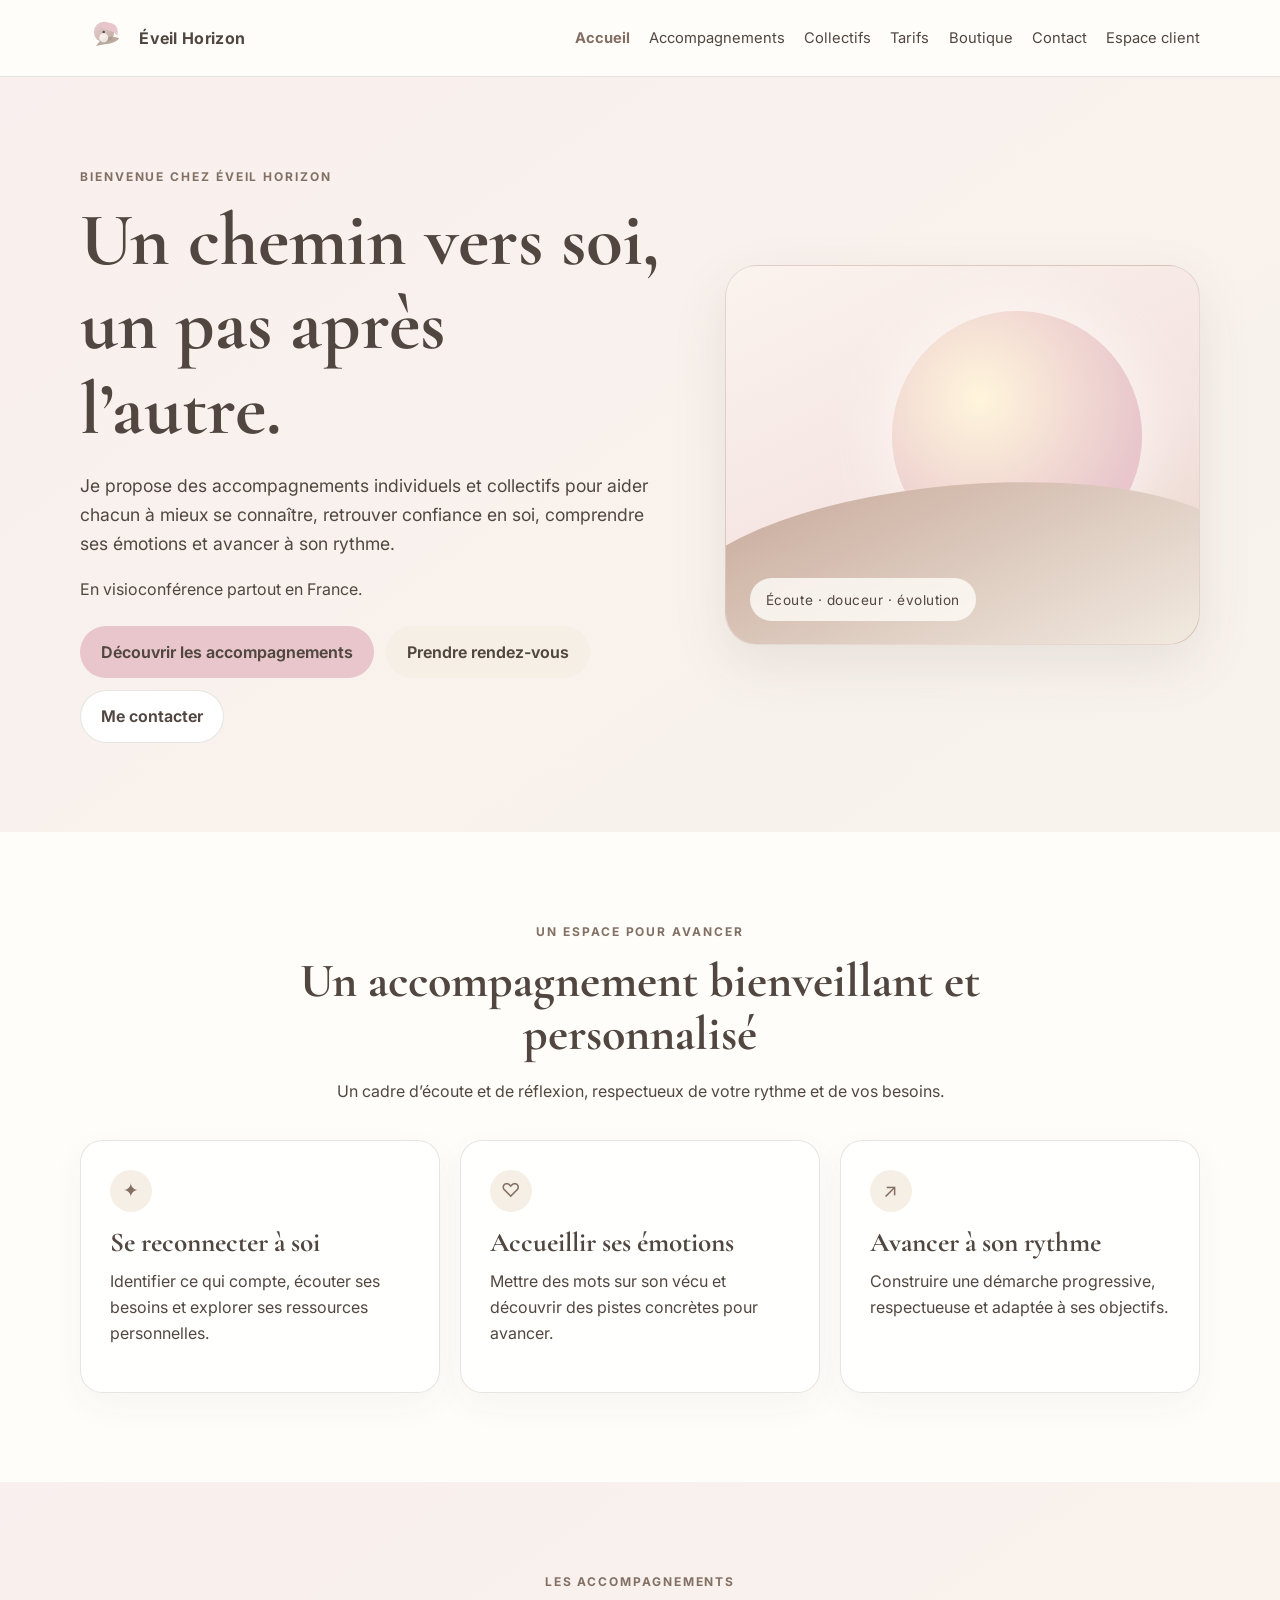
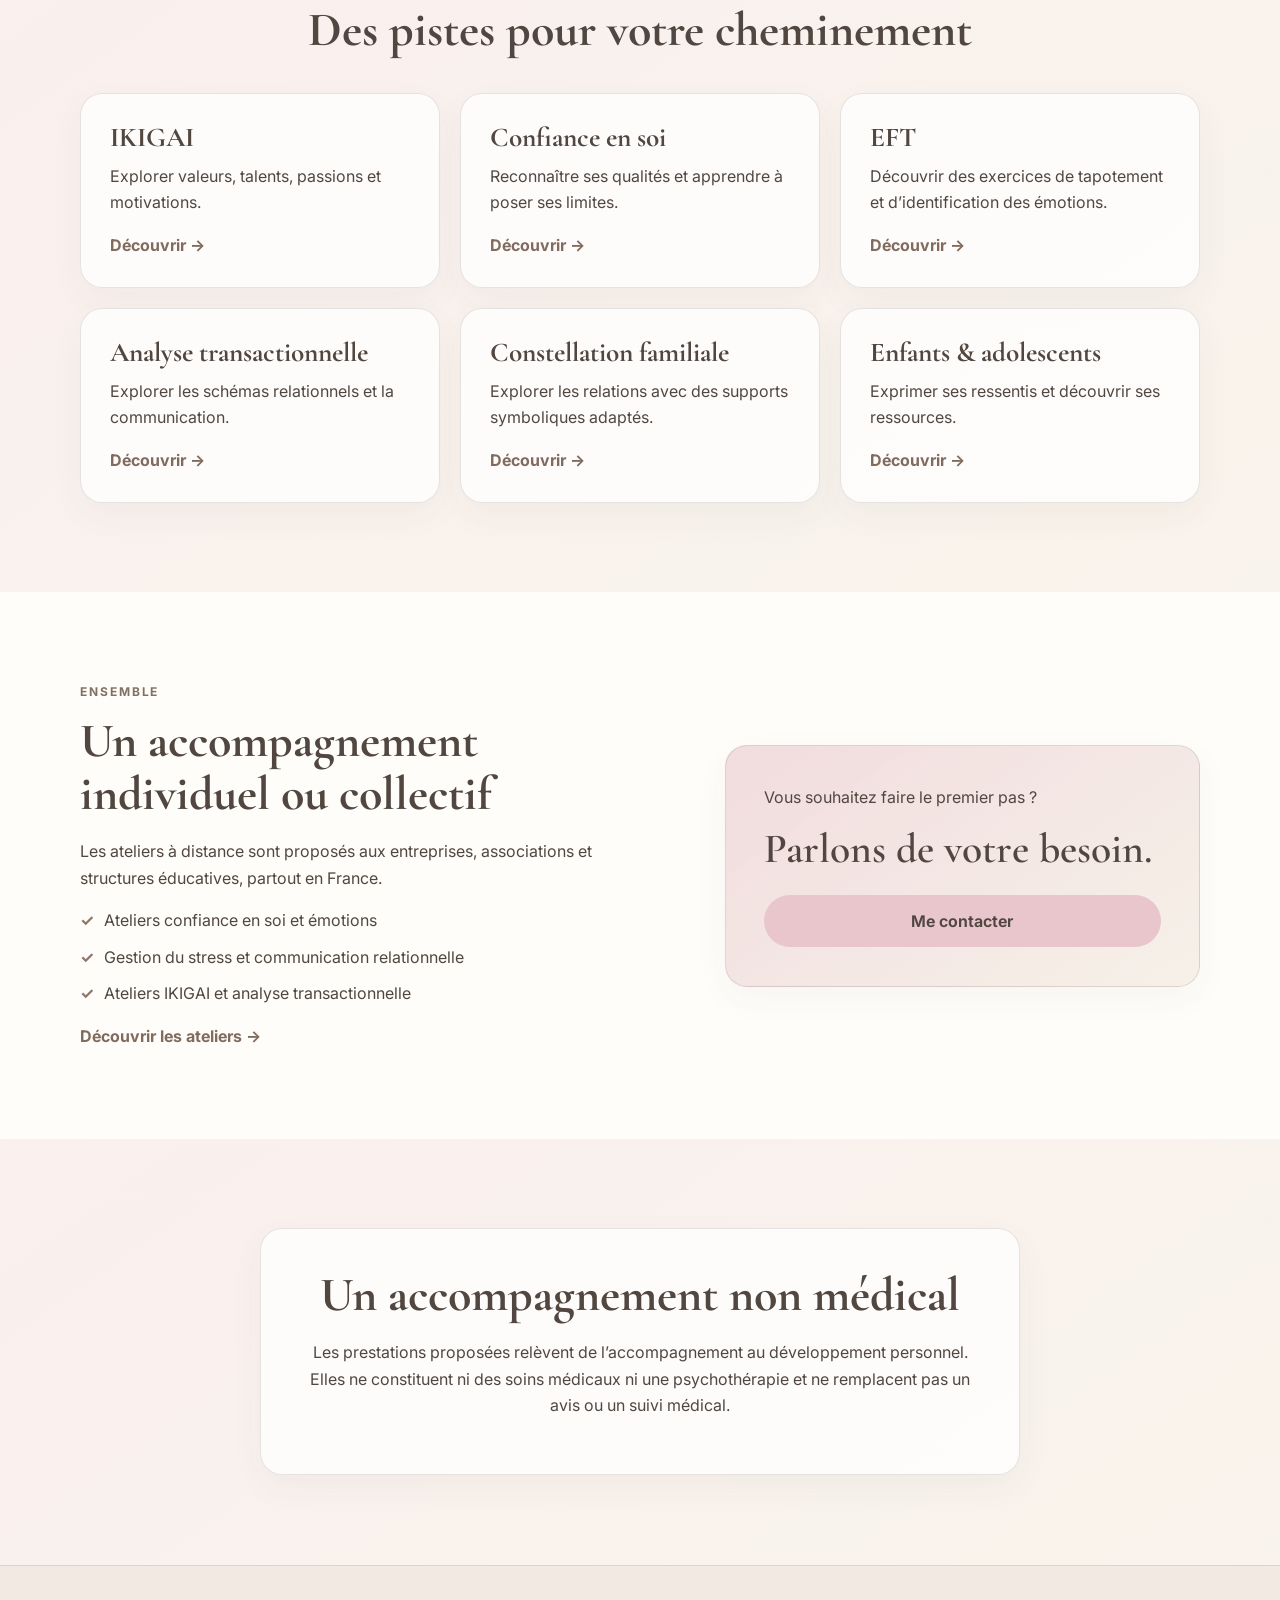
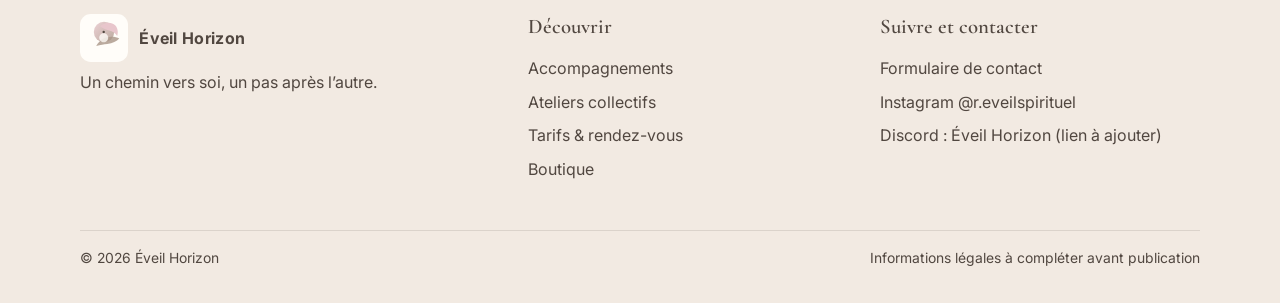
<file: index.html>
<!doctype html>
<html lang="fr">
<head>
  <meta charset="utf-8">
  <meta name="viewport" content="width=device-width, initial-scale=1">
  <meta name="description" content="Éveil Horizon : accompagnements individuels et collectifs pour mieux se connaître, retrouver confiance en soi et avancer à son rythme.">
  <meta name="theme-color" content="#fffdf9">
  <title>Éveil Horizon — Un chemin vers soi</title>
  <link rel="preconnect" href="https://fonts.googleapis.com">
  <link rel="preconnect" href="https://fonts.gstatic.com" crossorigin>
  <link href="https://fonts.googleapis.com/css2?family=Cormorant+Garamond:wght@500;600;700&family=Inter:wght@400;500;600;700&display=swap" rel="stylesheet">
  <link rel="stylesheet" href="style.css">
</head>
<body>
<header class="site-header"><div class="container nav-wrap">
  <a href="index.html" class="brand"><img src="assets/logo.svg" alt="" class="brand-logo"><span>Éveil Horizon</span></a>
  <button class="menu-toggle" aria-label="Ouvrir le menu" aria-expanded="false" aria-controls="main-nav"><span></span><span></span><span></span></button>
  <nav class="main-nav" id="main-nav" aria-label="Navigation principale">
    <a href="index.html" aria-current="page">Accueil</a><a href="services.html">Accompagnements</a><a href="collective.html">Collectifs</a><a href="tarifs.html">Tarifs</a><a href="boutique.html">Boutique</a><a href="contact.html">Contact</a><a href="espace-client.html">Espace client</a>
  </nav>
</div></header>
<main>
  <section class="hero section-soft"><div class="container hero-grid">
    <div><p class="eyebrow">Bienvenue chez Éveil Horizon</p><h1>Un chemin vers soi,<br>un pas après l’autre.</h1>
      <p class="lead">Je propose des accompagnements individuels et collectifs pour aider chacun à mieux se connaître, retrouver confiance en soi, comprendre ses émotions et avancer à son rythme.</p>
      <p>En visioconférence partout en France.</p>
      <div class="cta-row"><a class="btn btn-primary" href="services.html">Découvrir les accompagnements</a><a class="btn btn-secondary" href="tarifs.html">Prendre rendez-vous</a><a class="btn btn-light" href="contact.html">Me contacter</a></div>
    </div>
    <div class="hero-art" aria-label="Illustration abstraite rose poudré et beige"><div class="sun"></div><div class="horizon-line"></div><div class="art-caption">Écoute · douceur · évolution</div></div>
  </div></section>
  <section class="section"><div class="container"><div class="section-heading center"><p class="eyebrow">Un espace pour avancer</p><h2>Un accompagnement bienveillant et personnalisé</h2><p>Un cadre d’écoute et de réflexion, respectueux de votre rythme et de vos besoins.</p></div>
    <div class="three-col"><article class="info-card"><span class="icon" aria-hidden="true">✦</span><h3>Se reconnecter à soi</h3><p>Identifier ce qui compte, écouter ses besoins et explorer ses ressources personnelles.</p></article><article class="info-card"><span class="icon" aria-hidden="true">♡</span><h3>Accueillir ses émotions</h3><p>Mettre des mots sur son vécu et découvrir des pistes concrètes pour avancer.</p></article><article class="info-card"><span class="icon" aria-hidden="true">↗</span><h3>Avancer à son rythme</h3><p>Construire une démarche progressive, respectueuse et adaptée à ses objectifs.</p></article></div>
  </div></section>
  <section class="section section-soft"><div class="container"><div class="section-heading center"><p class="eyebrow">Les accompagnements</p><h2>Des pistes pour votre cheminement</h2></div>
    <div class="service-list"><a class="service-item" href="services.html#ikigai"><h3>IKIGAI</h3><p>Explorer valeurs, talents, passions et motivations.</p><span class="text-link">Découvrir →</span></a><a class="service-item" href="services.html#confiance"><h3>Confiance en soi</h3><p>Reconnaître ses qualités et apprendre à poser ses limites.</p><span class="text-link">Découvrir →</span></a><a class="service-item" href="services.html#eft"><h3>EFT</h3><p>Découvrir des exercices de tapotement et d’identification des émotions.</p><span class="text-link">Découvrir →</span></a><a class="service-item" href="services.html#at"><h3>Analyse transactionnelle</h3><p>Explorer les schémas relationnels et la communication.</p><span class="text-link">Découvrir →</span></a><a class="service-item" href="services.html#constellation"><h3>Constellation familiale</h3><p>Explorer les relations avec des supports symboliques adaptés.</p><span class="text-link">Découvrir →</span></a><a class="service-item" href="services.html#enfants"><h3>Enfants & adolescents</h3><p>Exprimer ses ressentis et découvrir ses ressources.</p><span class="text-link">Découvrir →</span></a></div>
  </div></section>
  <section class="section"><div class="container split-block"><div><p class="eyebrow">Ensemble</p><h2>Un accompagnement individuel ou collectif</h2><p>Les ateliers à distance sont proposés aux entreprises, associations et structures éducatives, partout en France.</p><ul class="check-list"><li>Ateliers confiance en soi et émotions</li><li>Gestion du stress et communication relationnelle</li><li>Ateliers IKIGAI et analyse transactionnelle</li></ul><a href="collective.html" class="text-link">Découvrir les ateliers →</a></div><div class="mini-panel"><p>Vous souhaitez faire le premier pas ?</p><strong>Parlons de votre besoin.</strong><a href="contact.html" class="btn btn-primary full">Me contacter</a></div></div></section>
  <section class="section section-soft"><div class="container narrow disclaimer-box"><h2>Un accompagnement non médical</h2><p>Les prestations proposées relèvent de l’accompagnement au développement personnel. Elles ne constituent ni des soins médicaux ni une psychothérapie et ne remplacent pas un avis ou un suivi médical.</p></div></section>
</main>
<footer class="site-footer"><div class="container footer-grid"><div><a href="index.html" class="brand"><img src="assets/logo.svg" alt="" class="brand-logo"><span>Éveil Horizon</span></a><p>Un chemin vers soi, un pas après l’autre.</p></div><div><h2 class="footer-title">Découvrir</h2><ul><li><a href="services.html">Accompagnements</a></li><li><a href="collective.html">Ateliers collectifs</a></li><li><a href="tarifs.html">Tarifs & rendez-vous</a></li><li><a href="boutique.html">Boutique</a></li></ul></div><div><h2 class="footer-title">Suivre et contacter</h2><ul><li><a href="contact.html">Formulaire de contact</a></li><li><a href="https://instagram.com/r.eveilspirituel" target="_blank" rel="noopener noreferrer">Instagram @r.eveilspirituel</a></li><li>Discord : Éveil Horizon (lien à ajouter)</li></ul></div></div><div class="container footer-bottom"><p>© <span data-year></span> Éveil Horizon</p><p><a href="mentions-legales.html">Informations légales à compléter avant publication</a></p></div></footer>
<script src="app.js" defer></script>
</body></html>
</file>
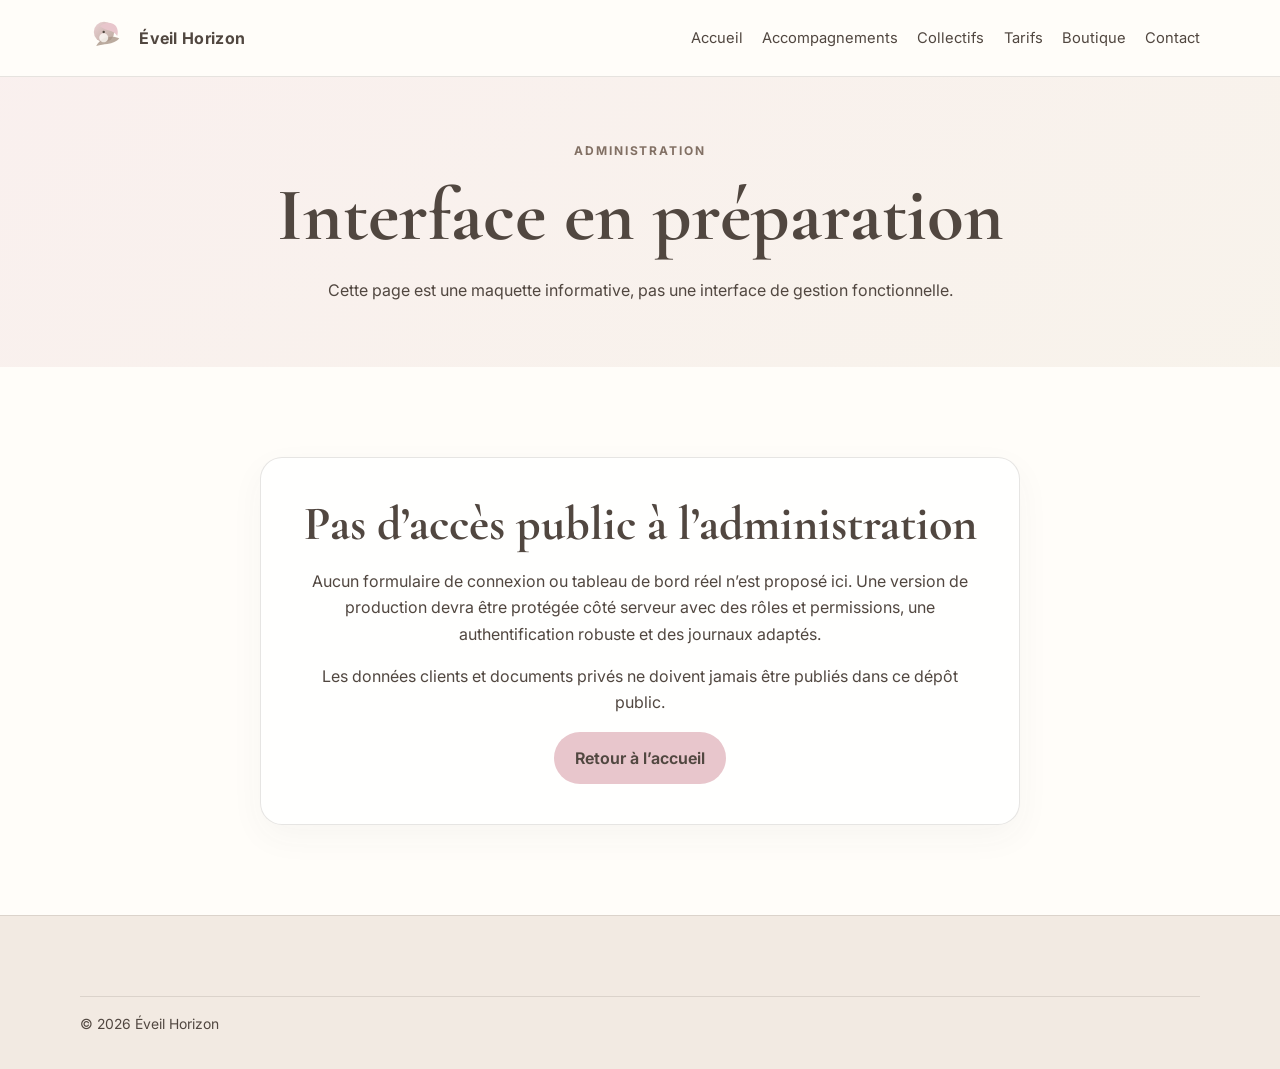
<file: admin.html>
<!doctype html>
<html lang="fr"><head><meta charset="utf-8"><meta name="viewport" content="width=device-width, initial-scale=1"><meta name="description" content="L’administration Éveil Horizon est en préparation et n’est pas accessible au public."><title>Administration | Éveil Horizon</title><link rel="preconnect" href="https://fonts.googleapis.com"><link rel="preconnect" href="https://fonts.gstatic.com" crossorigin><link href="https://fonts.googleapis.com/css2?family=Cormorant+Garamond:wght@500;600;700&family=Inter:wght@400;500;600;700&display=swap" rel="stylesheet"><link rel="stylesheet" href="style.css"></head><body><header class="site-header"><div class="container nav-wrap"><a href="index.html" class="brand"><img src="assets/logo.svg" alt="" class="brand-logo"><span>Éveil Horizon</span></a><nav class="main-nav" aria-label="Navigation principale"><a href="index.html">Accueil</a><a href="services.html">Accompagnements</a><a href="collective.html">Collectifs</a><a href="tarifs.html">Tarifs</a><a href="boutique.html">Boutique</a><a href="contact.html">Contact</a></nav></div></header><main><section class="page-hero section-soft"><div class="container narrow"><p class="eyebrow">Administration</p><h1>Interface en préparation</h1><p>Cette page est une maquette informative, pas une interface de gestion fonctionnelle.</p></div></section><section class="section"><div class="container narrow disclaimer-box"><h2>Pas d’accès public à l’administration</h2><p>Aucun formulaire de connexion ou tableau de bord réel n’est proposé ici. Une version de production devra être protégée côté serveur avec des rôles et permissions, une authentification robuste et des journaux adaptés.</p><p>Les données clients et documents privés ne doivent jamais être publiés dans ce dépôt public.</p><a href="index.html" class="btn btn-primary">Retour à l’accueil</a></div></section></main><footer class="site-footer"><div class="container footer-bottom"><p>© <span data-year></span> Éveil Horizon</p></div></footer><script src="app.js" defer></script></body></html>
</file>
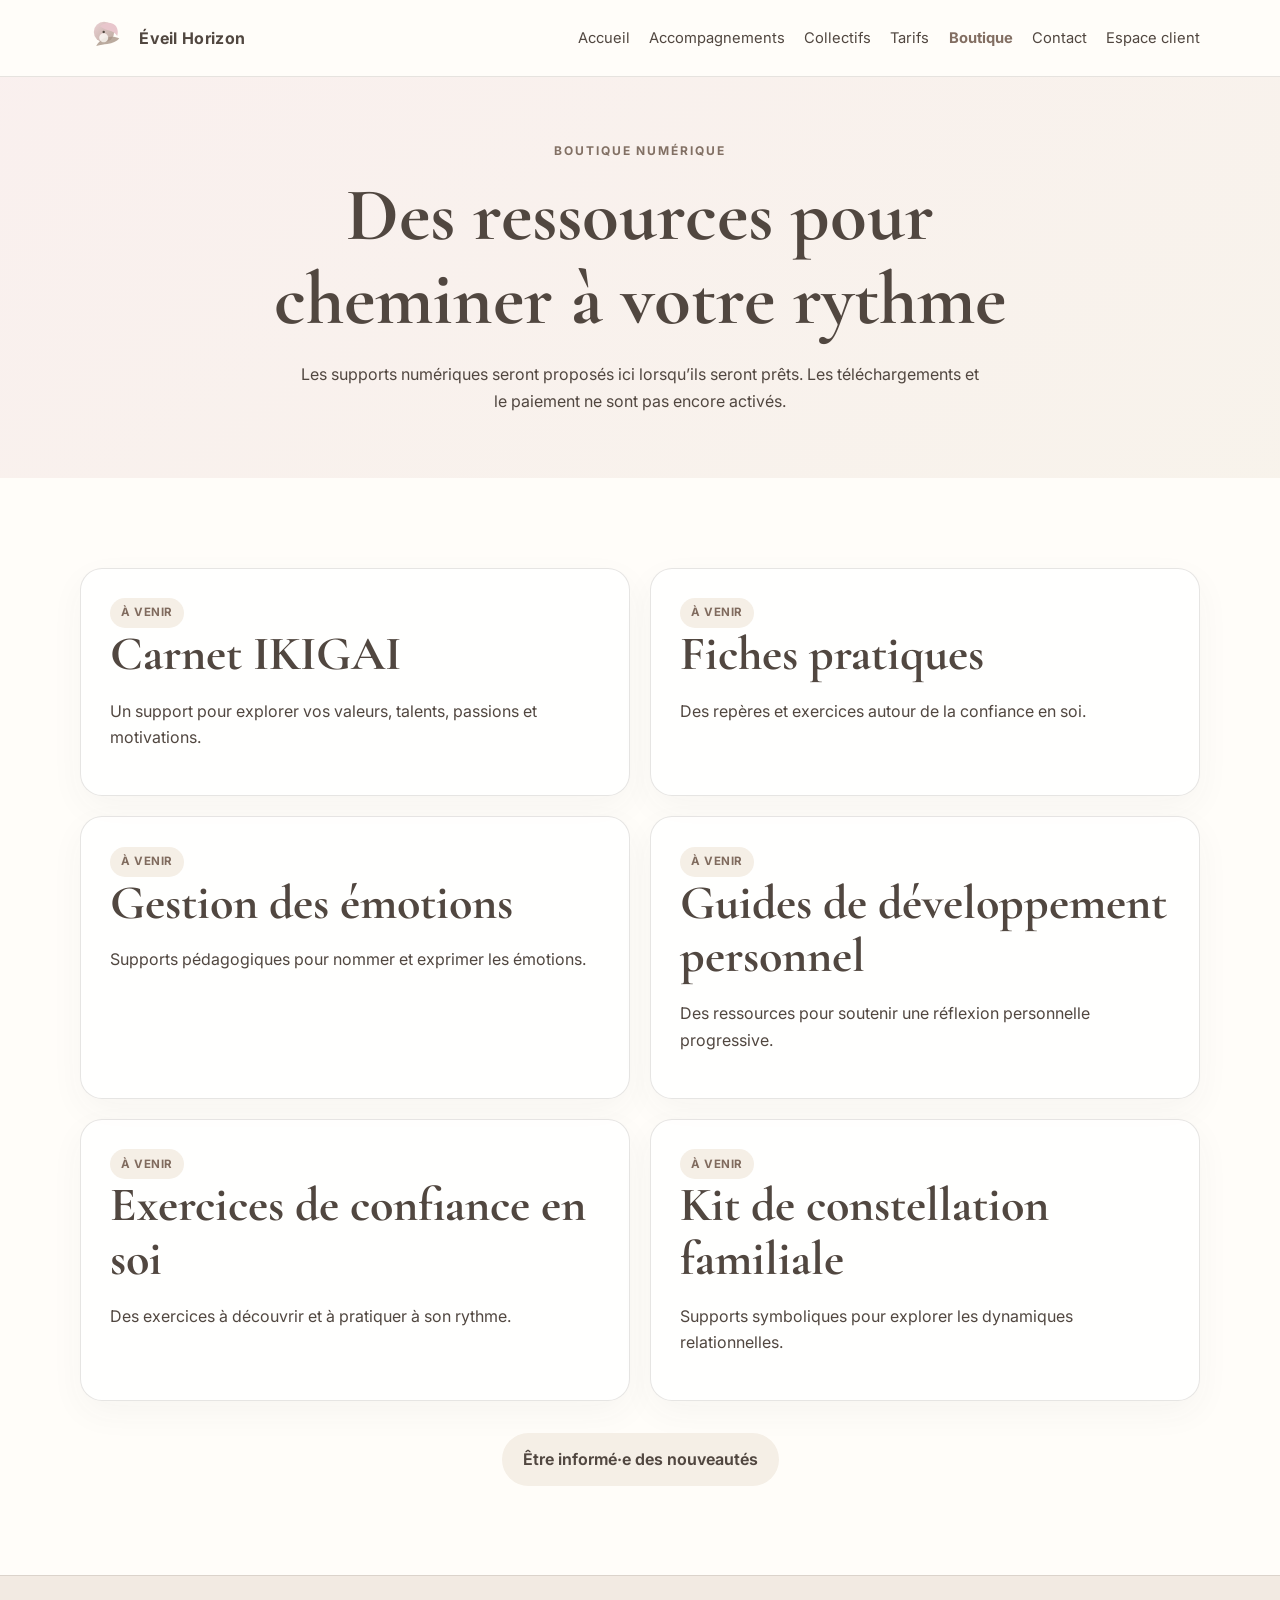
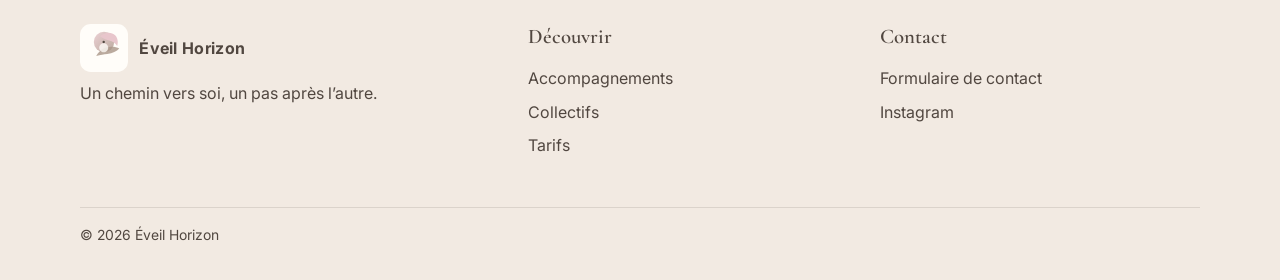
<file: boutique.html>
<!doctype html>
<html lang="fr"><head><meta charset="utf-8"><meta name="viewport" content="width=device-width, initial-scale=1"><meta name="description" content="Ressources pédagogiques Éveil Horizon. Produits numériques à venir."><title>Boutique | Éveil Horizon</title><link rel="preconnect" href="https://fonts.googleapis.com"><link rel="preconnect" href="https://fonts.gstatic.com" crossorigin><link href="https://fonts.googleapis.com/css2?family=Cormorant+Garamond:wght@500;600;700&family=Inter:wght@400;500;600;700&display=swap" rel="stylesheet"><link rel="stylesheet" href="style.css"></head><body>
<header class="site-header"><div class="container nav-wrap"><a href="index.html" class="brand"><img src="assets/logo.svg" alt="" class="brand-logo"><span>Éveil Horizon</span></a><button class="menu-toggle" aria-label="Ouvrir le menu" aria-expanded="false" aria-controls="main-nav"><span></span><span></span><span></span></button><nav class="main-nav" id="main-nav" aria-label="Navigation principale"><a href="index.html">Accueil</a><a href="services.html">Accompagnements</a><a href="collective.html">Collectifs</a><a href="tarifs.html">Tarifs</a><a href="boutique.html" aria-current="page">Boutique</a><a href="contact.html">Contact</a><a href="espace-client.html">Espace client</a></nav></div></header>
<main><section class="page-hero section-soft"><div class="container narrow"><p class="eyebrow">Boutique numérique</p><h1>Des ressources pour cheminer à votre rythme</h1><p>Les supports numériques seront proposés ici lorsqu’ils seront prêts. Les téléchargements et le paiement ne sont pas encore activés.</p></div></section><section class="section"><div class="container product-grid"><article class="product-card"><span class="pill">À venir</span><h2>Carnet IKIGAI</h2><p>Un support pour explorer vos valeurs, talents, passions et motivations.</p></article><article class="product-card"><span class="pill">À venir</span><h2>Fiches pratiques</h2><p>Des repères et exercices autour de la confiance en soi.</p></article><article class="product-card"><span class="pill">À venir</span><h2>Gestion des émotions</h2><p>Supports pédagogiques pour nommer et exprimer les émotions.</p></article><article class="product-card"><span class="pill">À venir</span><h2>Guides de développement personnel</h2><p>Des ressources pour soutenir une réflexion personnelle progressive.</p></article><article class="product-card"><span class="pill">À venir</span><h2>Exercices de confiance en soi</h2><p>Des exercices à découvrir et à pratiquer à son rythme.</p></article><article class="product-card"><span class="pill">À venir</span><h2>Kit de constellation familiale</h2><p>Supports symboliques pour explorer les dynamiques relationnelles.</p></article></div><div class="container center" style="margin-top:2rem"><a href="contact.html" class="btn btn-secondary">Être informé·e des nouveautés</a></div></section></main>
<footer class="site-footer"><div class="container footer-grid"><div><a href="index.html" class="brand"><img src="assets/logo.svg" alt="" class="brand-logo"><span>Éveil Horizon</span></a><p>Un chemin vers soi, un pas après l’autre.</p></div><div><h2 class="footer-title">Découvrir</h2><ul><li><a href="services.html">Accompagnements</a></li><li><a href="collective.html">Collectifs</a></li><li><a href="tarifs.html">Tarifs</a></li></ul></div><div><h2 class="footer-title">Contact</h2><ul><li><a href="contact.html">Formulaire de contact</a></li><li><a href="https://instagram.com/r.eveilspirituel" target="_blank" rel="noopener noreferrer">Instagram</a></li></ul></div></div><div class="container footer-bottom"><p>© <span data-year></span> Éveil Horizon</p></div></footer><script src="app.js" defer></script></body></html>
</file>
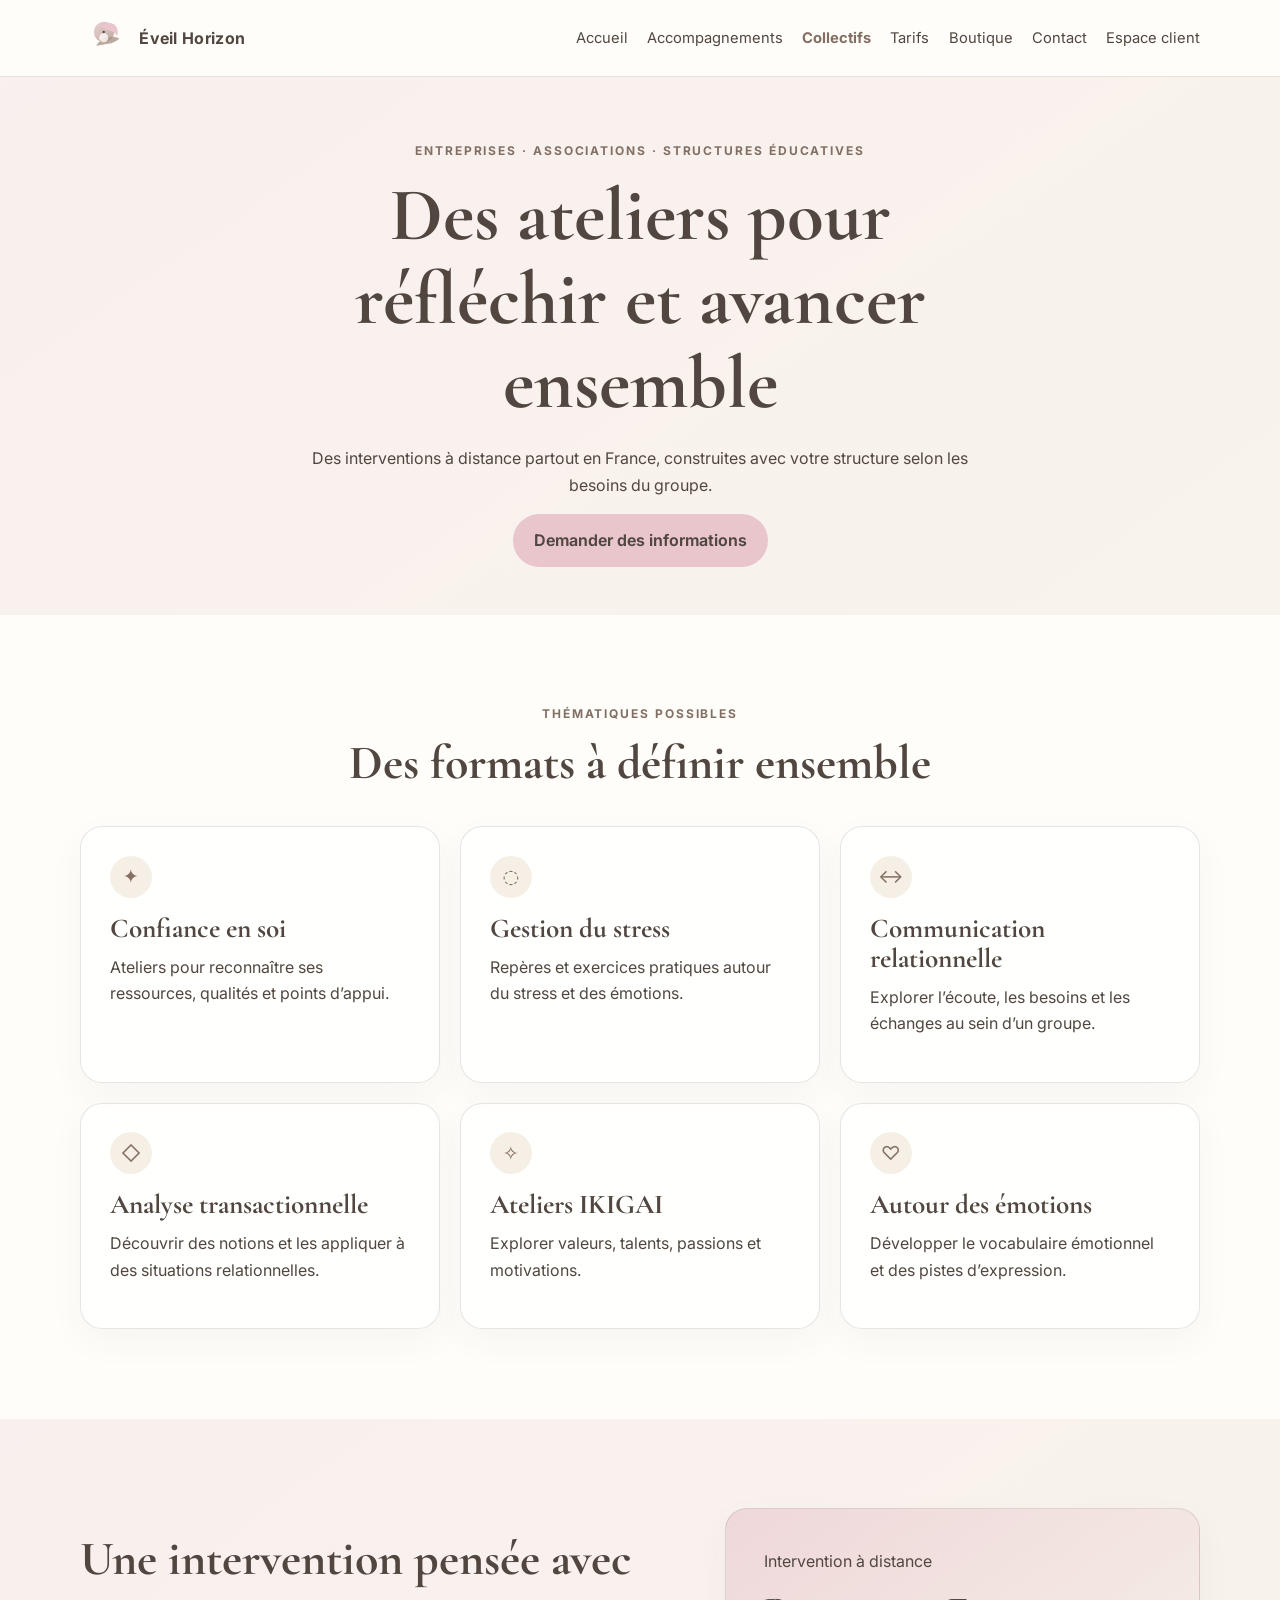
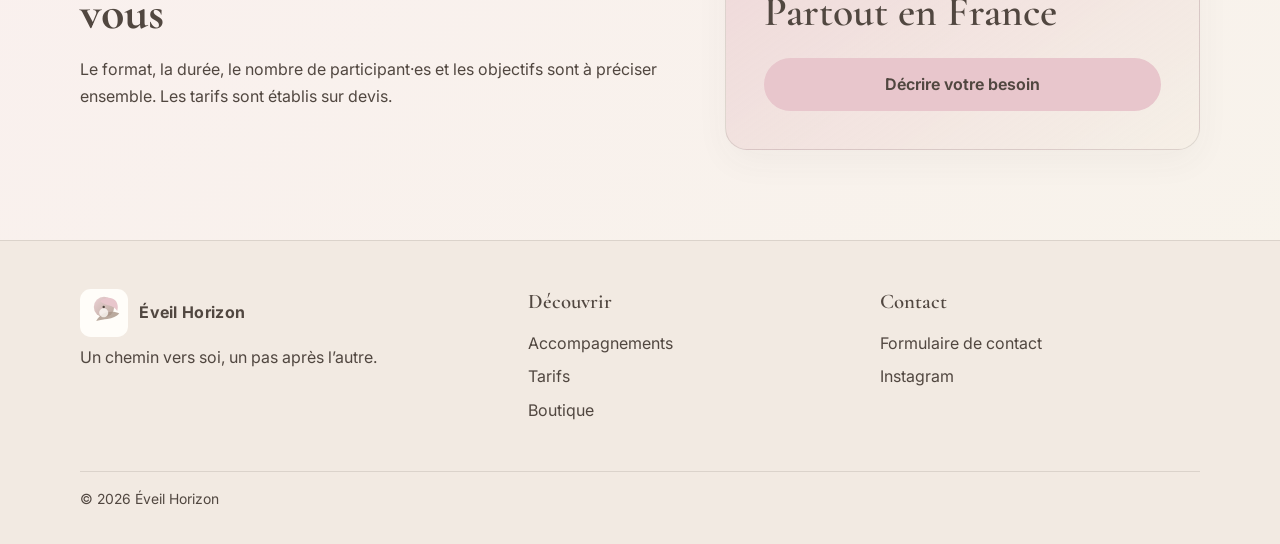
<file: collective.html>
<!doctype html>
<html lang="fr"><head><meta charset="utf-8"><meta name="viewport" content="width=device-width, initial-scale=1"><meta name="description" content="Ateliers en visioconférence Éveil Horizon pour entreprises, associations et structures éducatives."><title>Ateliers collectifs | Éveil Horizon</title><link rel="preconnect" href="https://fonts.googleapis.com"><link rel="preconnect" href="https://fonts.gstatic.com" crossorigin><link href="https://fonts.googleapis.com/css2?family=Cormorant+Garamond:wght@500;600;700&family=Inter:wght@400;500;600;700&display=swap" rel="stylesheet"><link rel="stylesheet" href="style.css"></head><body>
<header class="site-header"><div class="container nav-wrap"><a href="index.html" class="brand"><img src="assets/logo.svg" alt="" class="brand-logo"><span>Éveil Horizon</span></a><button class="menu-toggle" aria-label="Ouvrir le menu" aria-expanded="false" aria-controls="main-nav"><span></span><span></span><span></span></button><nav class="main-nav" id="main-nav" aria-label="Navigation principale"><a href="index.html">Accueil</a><a href="services.html">Accompagnements</a><a href="collective.html" aria-current="page">Collectifs</a><a href="tarifs.html">Tarifs</a><a href="boutique.html">Boutique</a><a href="contact.html">Contact</a><a href="espace-client.html">Espace client</a></nav></div></header>
<main><section class="page-hero section-soft"><div class="container narrow"><p class="eyebrow">Entreprises · associations · structures éducatives</p><h1>Des ateliers pour réfléchir et avancer ensemble</h1><p>Des interventions à distance partout en France, construites avec votre structure selon les besoins du groupe.</p><a href="contact.html" class="btn btn-primary">Demander des informations</a></div></section><section class="section"><div class="container"><div class="section-heading center"><p class="eyebrow">Thématiques possibles</p><h2>Des formats à définir ensemble</h2></div><div class="three-col"><article class="info-card"><span class="icon">✦</span><h3>Confiance en soi</h3><p>Ateliers pour reconnaître ses ressources, qualités et points d’appui.</p></article><article class="info-card"><span class="icon">◌</span><h3>Gestion du stress</h3><p>Repères et exercices pratiques autour du stress et des émotions.</p></article><article class="info-card"><span class="icon">↔</span><h3>Communication relationnelle</h3><p>Explorer l’écoute, les besoins et les échanges au sein d’un groupe.</p></article><article class="info-card"><span class="icon">◇</span><h3>Analyse transactionnelle</h3><p>Découvrir des notions et les appliquer à des situations relationnelles.</p></article><article class="info-card"><span class="icon">✧</span><h3>Ateliers IKIGAI</h3><p>Explorer valeurs, talents, passions et motivations.</p></article><article class="info-card"><span class="icon">♡</span><h3>Autour des émotions</h3><p>Développer le vocabulaire émotionnel et des pistes d’expression.</p></article></div></div></section><section class="section section-soft"><div class="container split-block"><div><h2>Une intervention pensée avec vous</h2><p>Le format, la durée, le nombre de participant·es et les objectifs sont à préciser ensemble. Les tarifs sont établis sur devis.</p></div><div class="mini-panel"><p>Intervention à distance</p><strong>Partout en France</strong><a href="contact.html" class="btn btn-primary full">Décrire votre besoin</a></div></div></section></main>
<footer class="site-footer"><div class="container footer-grid"><div><a href="index.html" class="brand"><img src="assets/logo.svg" alt="" class="brand-logo"><span>Éveil Horizon</span></a><p>Un chemin vers soi, un pas après l’autre.</p></div><div><h2 class="footer-title">Découvrir</h2><ul><li><a href="services.html">Accompagnements</a></li><li><a href="tarifs.html">Tarifs</a></li><li><a href="boutique.html">Boutique</a></li></ul></div><div><h2 class="footer-title">Contact</h2><ul><li><a href="contact.html">Formulaire de contact</a></li><li><a href="https://instagram.com/r.eveilspirituel" target="_blank" rel="noopener noreferrer">Instagram</a></li></ul></div></div><div class="container footer-bottom"><p>© <span data-year></span> Éveil Horizon</p></div></footer><script src="app.js" defer></script></body></html>
</file>
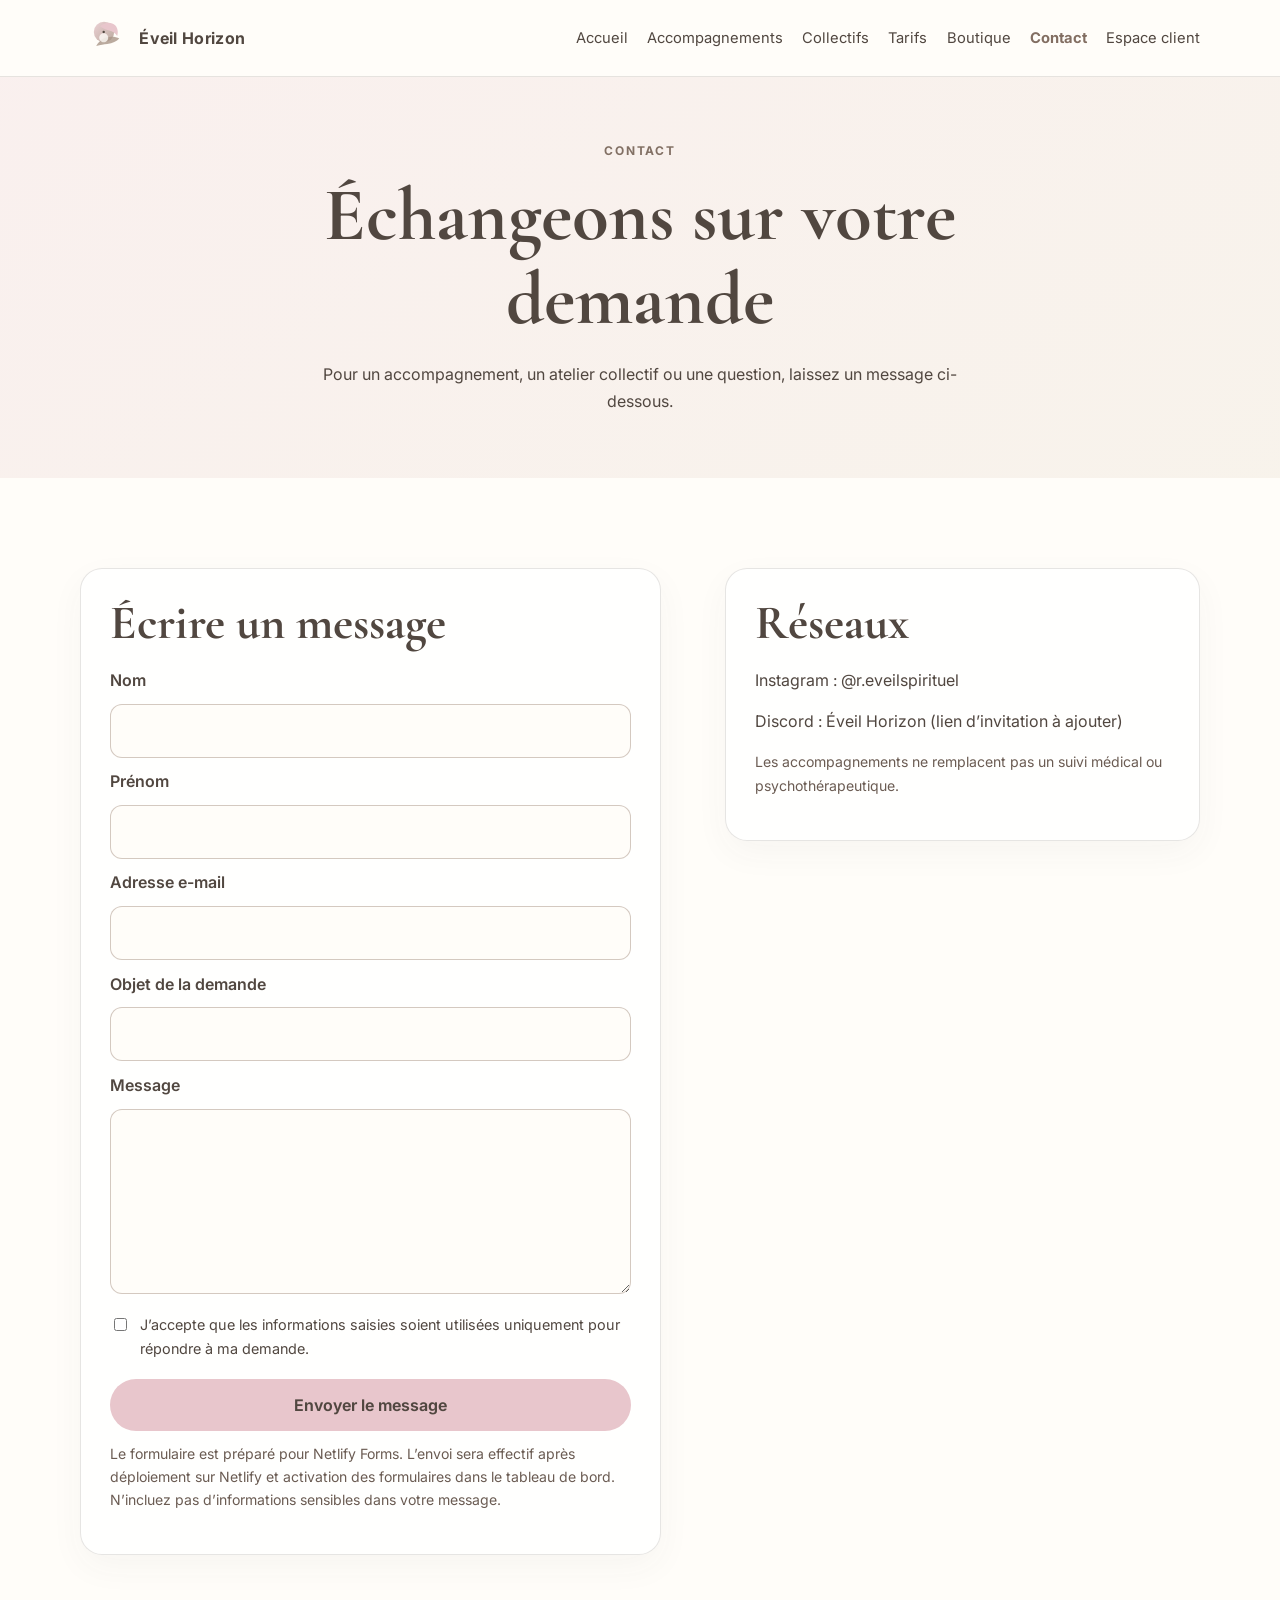
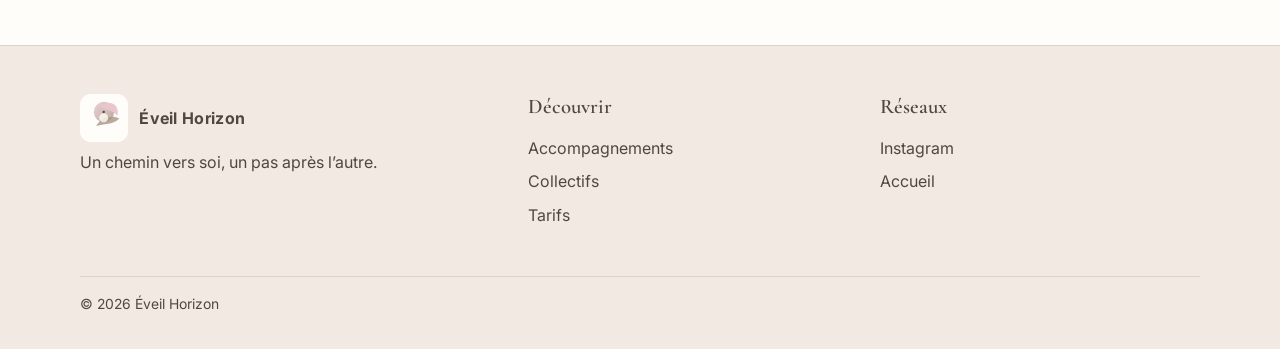
<file: contact.html>
<!doctype html>
<html lang="fr"><head><meta charset="utf-8"><meta name="viewport" content="width=device-width, initial-scale=1"><meta name="description" content="Contacter Éveil Horizon au sujet d’un accompagnement individuel ou collectif."><title>Contact | Éveil Horizon</title><link rel="preconnect" href="https://fonts.googleapis.com"><link rel="preconnect" href="https://fonts.gstatic.com" crossorigin><link href="https://fonts.googleapis.com/css2?family=Cormorant+Garamond:wght@500;600;700&family=Inter:wght@400;500;600;700&display=swap" rel="stylesheet"><link rel="stylesheet" href="style.css"></head><body>
<header class="site-header"><div class="container nav-wrap"><a href="index.html" class="brand"><img src="assets/logo.svg" alt="" class="brand-logo"><span>Éveil Horizon</span></a><button class="menu-toggle" aria-label="Ouvrir le menu" aria-expanded="false" aria-controls="main-nav"><span></span><span></span><span></span></button><nav class="main-nav" id="main-nav" aria-label="Navigation principale"><a href="index.html">Accueil</a><a href="services.html">Accompagnements</a><a href="collective.html">Collectifs</a><a href="tarifs.html">Tarifs</a><a href="boutique.html">Boutique</a><a href="contact.html" aria-current="page">Contact</a><a href="espace-client.html">Espace client</a></nav></div></header>
<main><section class="page-hero section-soft"><div class="container narrow"><p class="eyebrow">Contact</p><h1>Échangeons sur votre demande</h1><p>Pour un accompagnement, un atelier collectif ou une question, laissez un message ci-dessous.</p></div></section><section class="section"><div class="container contact-layout"><div class="contact-panel"><h2>Écrire un message</h2>
<form name="contact" method="POST" action="merci.html" data-netlify="true" netlify-honeypot="bot-field" class="styled-form"><input type="hidden" name="form-name" value="contact"><p class="visually-hidden"><label>Ne pas remplir : <input name="bot-field"></label></p>
<label for="nom">Nom</label><input id="nom" name="nom" autocomplete="family-name" required>
<label for="prenom">Prénom</label><input id="prenom" name="prenom" autocomplete="given-name" required>
<label for="email">Adresse e-mail</label><input id="email" name="email" type="email" autocomplete="email" required>
<label for="objet">Objet de la demande</label><input id="objet" name="objet" required>
<label for="message">Message</label><textarea id="message" name="message" rows="6" required></textarea>
<label class="consent"><input type="checkbox" name="consentement" value="oui" required><span>J’accepte que les informations saisies soient utilisées uniquement pour répondre à ma demande.</span></label>
<button type="submit" class="btn btn-primary">Envoyer le message</button><p class="form-note">Le formulaire est préparé pour Netlify Forms. L’envoi sera effectif après déploiement sur Netlify et activation des formulaires dans le tableau de bord. N’incluez pas d’informations sensibles dans votre message.</p></form></div>
<aside class="social-panel"><h2>Réseaux</h2><ul class="social-list"><li><a href="https://instagram.com/r.eveilspirituel" target="_blank" rel="noopener noreferrer">Instagram : @r.eveilspirituel</a></li><li>Discord : Éveil Horizon (lien d’invitation à ajouter)</li></ul><p class="form-note">Les accompagnements ne remplacent pas un suivi médical ou psychothérapeutique.</p></aside></div></section></main>
<footer class="site-footer"><div class="container footer-grid"><div><a href="index.html" class="brand"><img src="assets/logo.svg" alt="" class="brand-logo"><span>Éveil Horizon</span></a><p>Un chemin vers soi, un pas après l’autre.</p></div><div><h2 class="footer-title">Découvrir</h2><ul><li><a href="services.html">Accompagnements</a></li><li><a href="collective.html">Collectifs</a></li><li><a href="tarifs.html">Tarifs</a></li></ul></div><div><h2 class="footer-title">Réseaux</h2><ul><li><a href="https://instagram.com/r.eveilspirituel" target="_blank" rel="noopener noreferrer">Instagram</a></li><li><a href="index.html">Accueil</a></li></ul></div></div><div class="container footer-bottom"><p>© <span data-year></span> Éveil Horizon</p></div></footer><script src="app.js" defer></script></body></html>
</file>
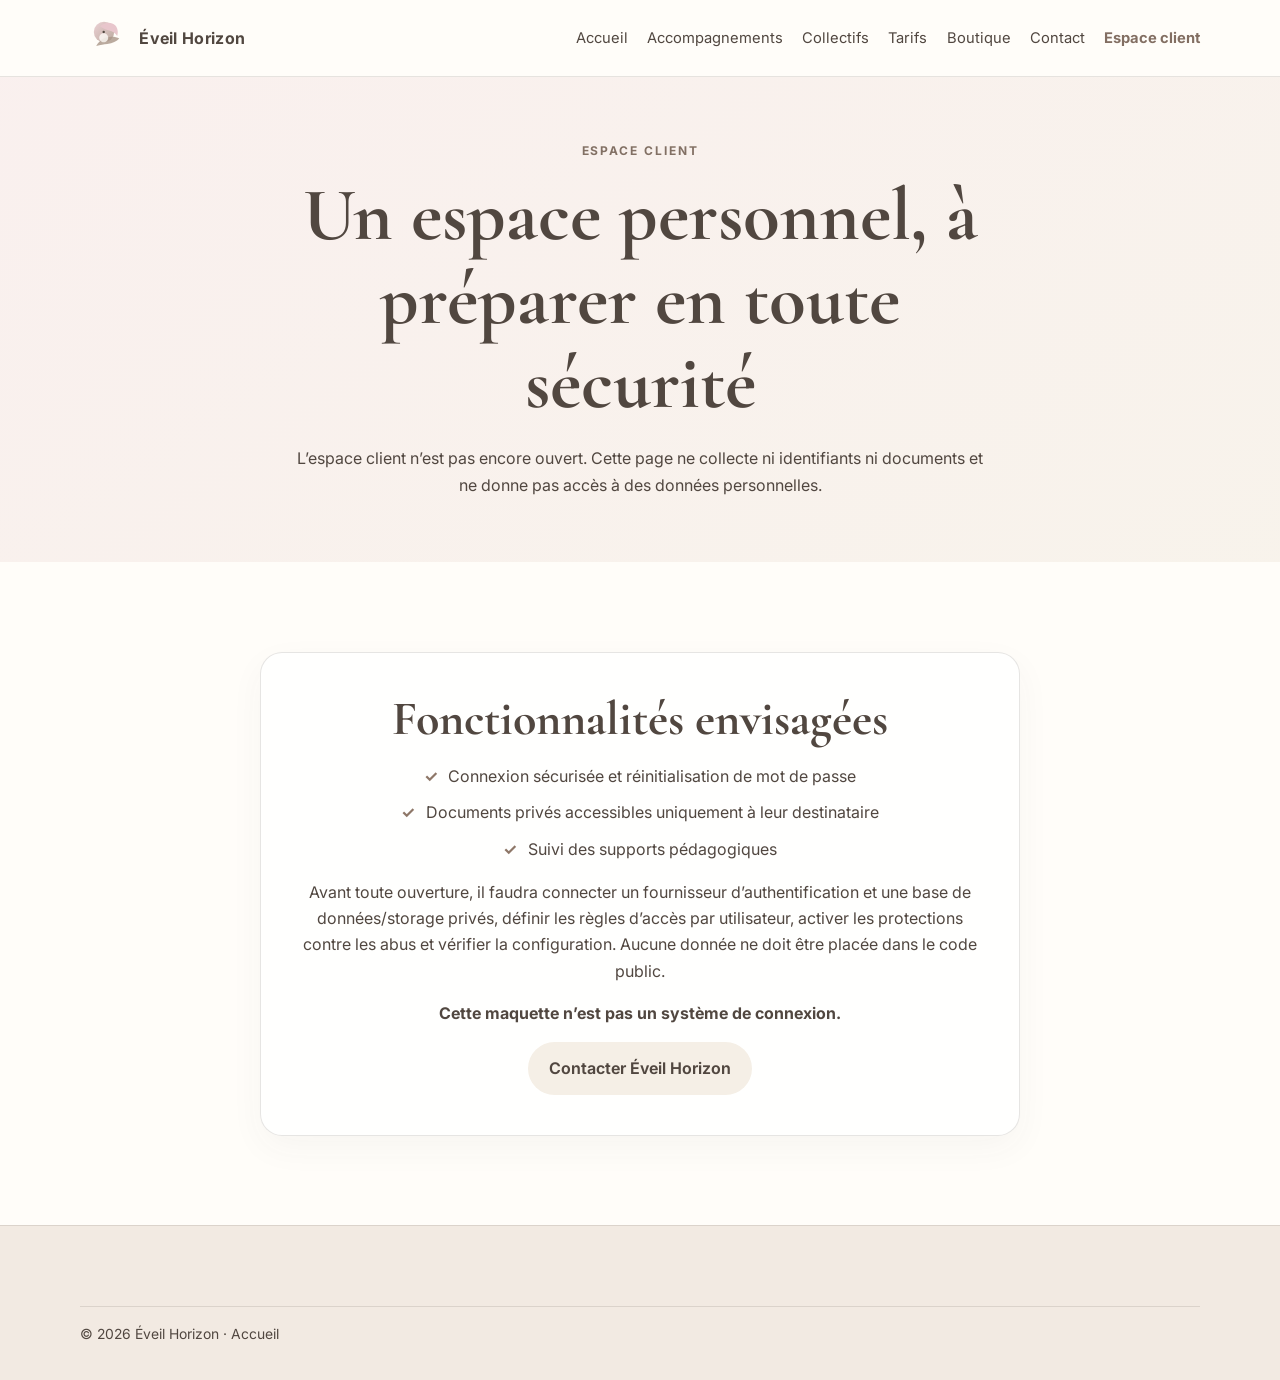
<file: espace-client.html>
<!doctype html>
<html lang="fr"><head><meta charset="utf-8"><meta name="viewport" content="width=device-width, initial-scale=1"><meta name="description" content="Présentation de l’espace client Éveil Horizon."><title>Espace client | Éveil Horizon</title><link rel="preconnect" href="https://fonts.googleapis.com"><link rel="preconnect" href="https://fonts.gstatic.com" crossorigin><link href="https://fonts.googleapis.com/css2?family=Cormorant+Garamond:wght@500;600;700&family=Inter:wght@400;500;600;700&display=swap" rel="stylesheet"><link rel="stylesheet" href="style.css"></head><body><header class="site-header"><div class="container nav-wrap"><a href="index.html" class="brand"><img src="assets/logo.svg" alt="" class="brand-logo"><span>Éveil Horizon</span></a><nav class="main-nav" aria-label="Navigation principale"><a href="index.html">Accueil</a><a href="services.html">Accompagnements</a><a href="collective.html">Collectifs</a><a href="tarifs.html">Tarifs</a><a href="boutique.html">Boutique</a><a href="contact.html">Contact</a><a href="espace-client.html" aria-current="page">Espace client</a></nav></div></header><main><section class="page-hero section-soft"><div class="container narrow"><p class="eyebrow">Espace client</p><h1>Un espace personnel, à préparer en toute sécurité</h1><p>L’espace client n’est pas encore ouvert. Cette page ne collecte ni identifiants ni documents et ne donne pas accès à des données personnelles.</p></div></section><section class="section"><div class="container narrow disclaimer-box"><h2>Fonctionnalités envisagées</h2><ul class="check-list"><li>Connexion sécurisée et réinitialisation de mot de passe</li><li>Documents privés accessibles uniquement à leur destinataire</li><li>Suivi des supports pédagogiques</li></ul><p>Avant toute ouverture, il faudra connecter un fournisseur d’authentification et une base de données/storage privés, définir les règles d’accès par utilisateur, activer les protections contre les abus et vérifier la configuration. Aucune donnée ne doit être placée dans le code public.</p><p><strong>Cette maquette n’est pas un système de connexion.</strong></p><a href="contact.html" class="btn btn-secondary">Contacter Éveil Horizon</a></div></section></main><footer class="site-footer"><div class="container footer-bottom"><p>© <span data-year></span> Éveil Horizon · <a href="index.html">Accueil</a></p></div></footer><script src="app.js" defer></script></body></html>
</file>
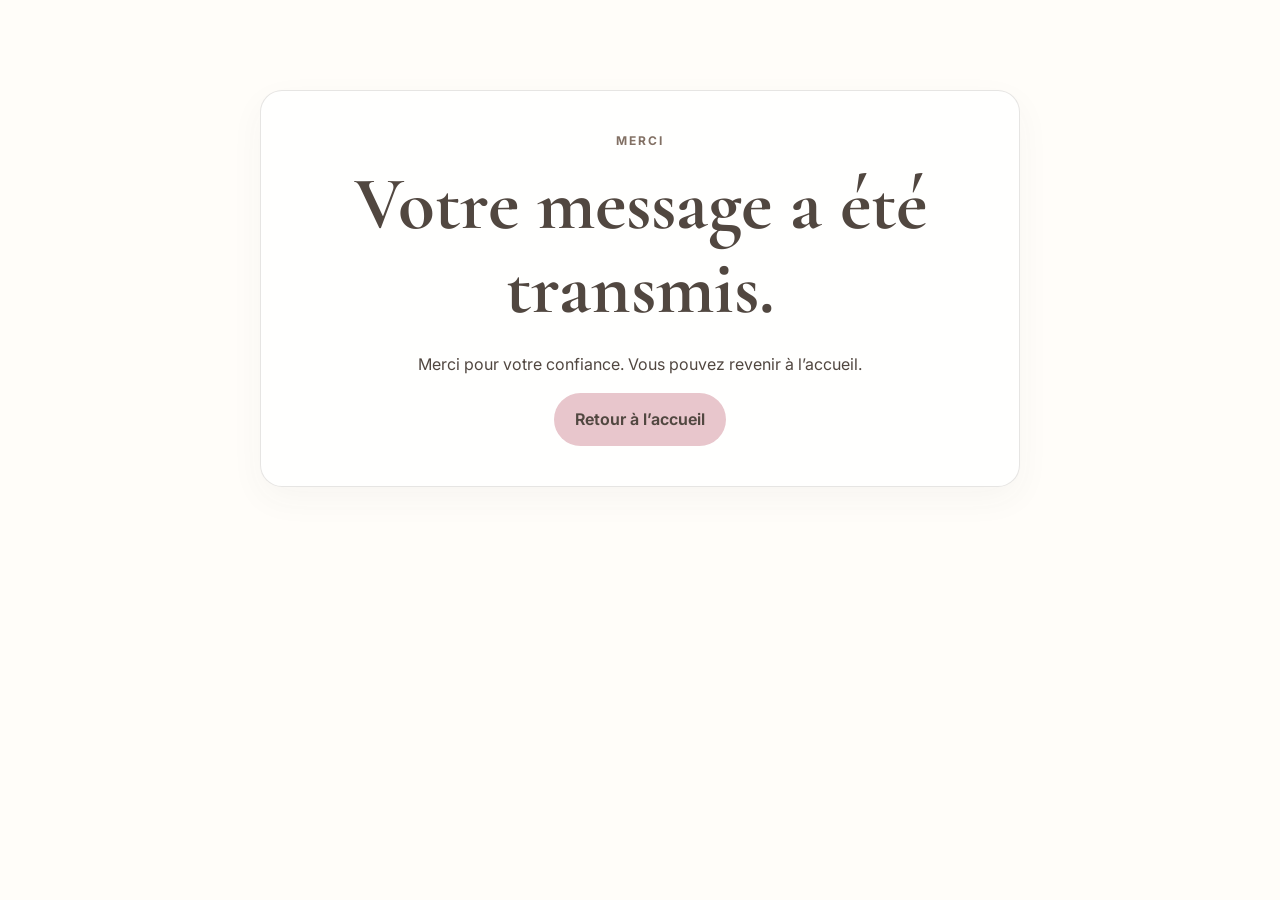
<file: merci.html>
<!doctype html>
<html lang="fr"><head><meta charset="utf-8"><meta name="viewport" content="width=device-width, initial-scale=1"><meta name="description" content="Informations sur le formulaire de contact Éveil Horizon."><title>Merci pour votre message | Éveil Horizon</title><link href="https://fonts.googleapis.com/css2?family=Cormorant+Garamond:wght@500;600;700&family=Inter:wght@400;500;600;700&display=swap" rel="stylesheet"><link rel="stylesheet" href="style.css"></head><body><main class="section"><div class="container narrow disclaimer-box"><p class="eyebrow">Merci</p><h1>Votre message a été transmis.</h1><p>Merci pour votre confiance. Vous pouvez revenir à l’accueil.</p><a class="btn btn-primary" href="index.html">Retour à l’accueil</a></div></main></body></html>
</file>
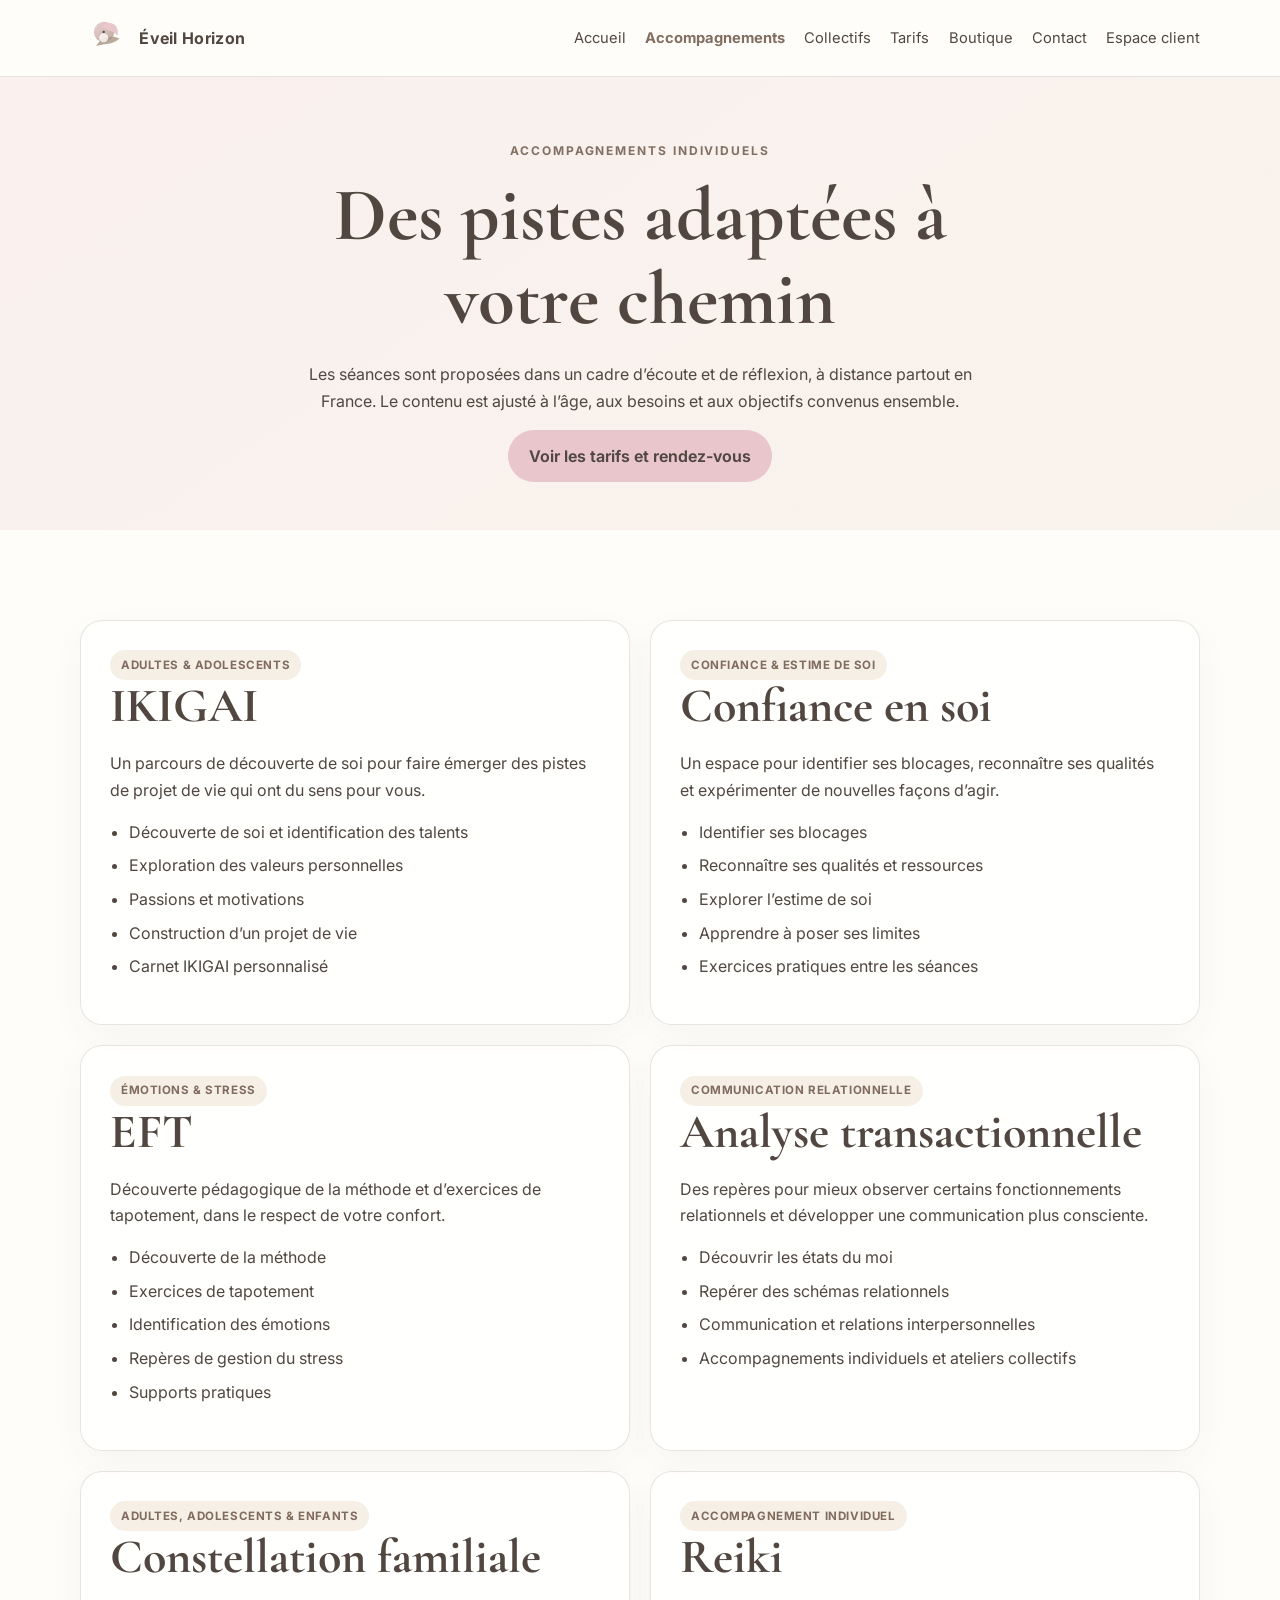
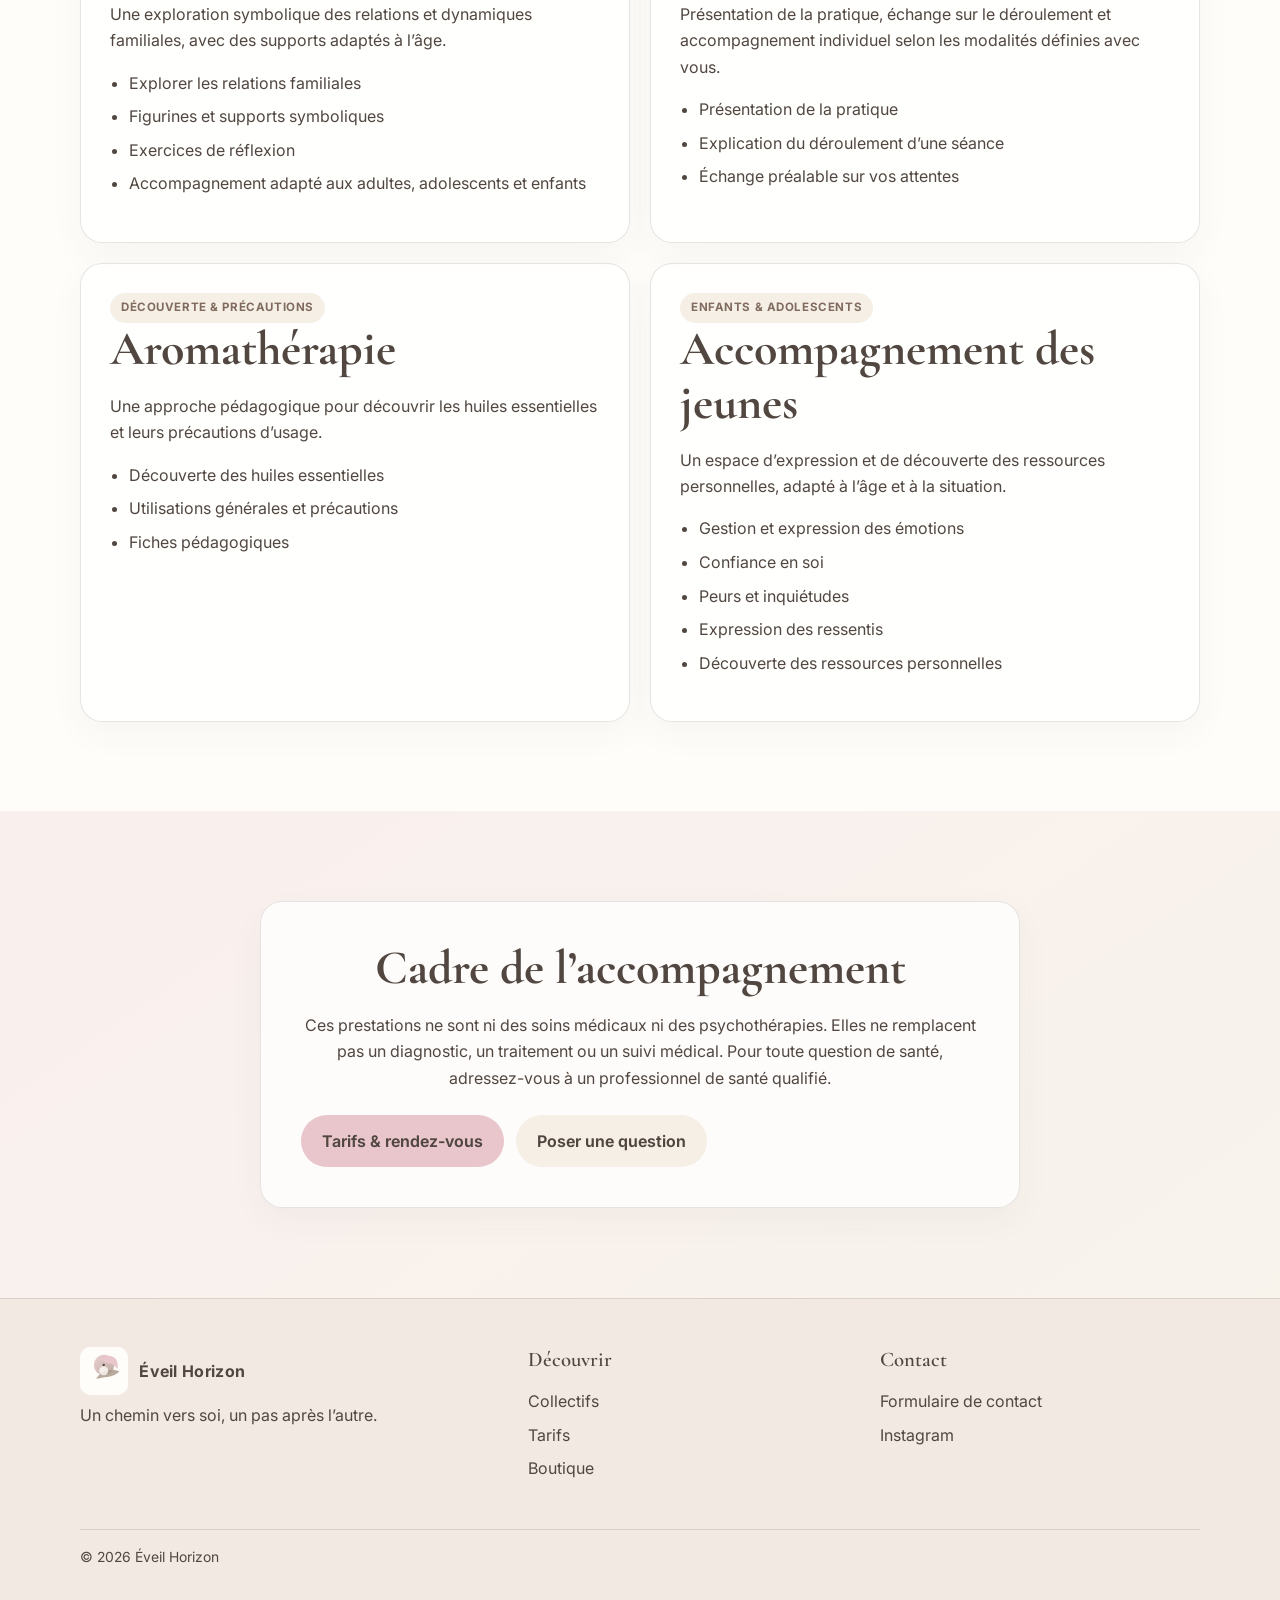
<file: services.html>
<!doctype html>
<html lang="fr"><head><meta charset="utf-8"><meta name="viewport" content="width=device-width, initial-scale=1"><meta name="description" content="Découvrez les accompagnements Éveil Horizon : IKIGAI, confiance en soi, EFT, analyse transactionnelle, constellation familiale, Reiki, aromathérapie et accompagnement des jeunes."><title>Accompagnements | Éveil Horizon</title><link rel="preconnect" href="https://fonts.googleapis.com"><link rel="preconnect" href="https://fonts.gstatic.com" crossorigin><link href="https://fonts.googleapis.com/css2?family=Cormorant+Garamond:wght@500;600;700&family=Inter:wght@400;500;600;700&display=swap" rel="stylesheet"><link rel="stylesheet" href="style.css"></head><body>
<header class="site-header"><div class="container nav-wrap"><a href="index.html" class="brand"><img src="assets/logo.svg" alt="" class="brand-logo"><span>Éveil Horizon</span></a><button class="menu-toggle" aria-label="Ouvrir le menu" aria-expanded="false" aria-controls="main-nav"><span></span><span></span><span></span></button><nav class="main-nav" id="main-nav" aria-label="Navigation principale"><a href="index.html">Accueil</a><a href="services.html" aria-current="page">Accompagnements</a><a href="collective.html">Collectifs</a><a href="tarifs.html">Tarifs</a><a href="boutique.html">Boutique</a><a href="contact.html">Contact</a><a href="espace-client.html">Espace client</a></nav></div></header>
<main><section class="page-hero section-soft"><div class="container narrow"><p class="eyebrow">Accompagnements individuels</p><h1>Des pistes adaptées à votre chemin</h1><p>Les séances sont proposées dans un cadre d’écoute et de réflexion, à distance partout en France. Le contenu est ajusté à l’âge, aux besoins et aux objectifs convenus ensemble.</p><a class="btn btn-primary" href="tarifs.html">Voir les tarifs et rendez-vous</a></div></section>
<section class="section"><div class="container service-grid">
<article class="detail-card" id="ikigai"><span class="pill">Adultes & adolescents</span><h2>IKIGAI</h2><p>Un parcours de découverte de soi pour faire émerger des pistes de projet de vie qui ont du sens pour vous.</p><ul><li>Découverte de soi et identification des talents</li><li>Exploration des valeurs personnelles</li><li>Passions et motivations</li><li>Construction d’un projet de vie</li><li>Carnet IKIGAI personnalisé</li></ul></article>
<article class="detail-card" id="confiance"><span class="pill">Confiance & estime de soi</span><h2>Confiance en soi</h2><p>Un espace pour identifier ses blocages, reconnaître ses qualités et expérimenter de nouvelles façons d’agir.</p><ul><li>Identifier ses blocages</li><li>Reconnaître ses qualités et ressources</li><li>Explorer l’estime de soi</li><li>Apprendre à poser ses limites</li><li>Exercices pratiques entre les séances</li></ul></article>
<article class="detail-card" id="eft"><span class="pill">Émotions & stress</span><h2>EFT</h2><p>Découverte pédagogique de la méthode et d’exercices de tapotement, dans le respect de votre confort.</p><ul><li>Découverte de la méthode</li><li>Exercices de tapotement</li><li>Identification des émotions</li><li>Repères de gestion du stress</li><li>Supports pratiques</li></ul></article>
<article class="detail-card" id="at"><span class="pill">Communication relationnelle</span><h2>Analyse transactionnelle</h2><p>Des repères pour mieux observer certains fonctionnements relationnels et développer une communication plus consciente.</p><ul><li>Découvrir les états du moi</li><li>Repérer des schémas relationnels</li><li>Communication et relations interpersonnelles</li><li>Accompagnements individuels et ateliers collectifs</li></ul></article>
<article class="detail-card" id="constellation"><span class="pill">Adultes, adolescents & enfants</span><h2>Constellation familiale</h2><p>Une exploration symbolique des relations et dynamiques familiales, avec des supports adaptés à l’âge.</p><ul><li>Explorer les relations familiales</li><li>Figurines et supports symboliques</li><li>Exercices de réflexion</li><li>Accompagnement adapté aux adultes, adolescents et enfants</li></ul></article>
<article class="detail-card" id="reiki"><span class="pill">Accompagnement individuel</span><h2>Reiki</h2><p>Présentation de la pratique, échange sur le déroulement et accompagnement individuel selon les modalités définies avec vous.</p><ul><li>Présentation de la pratique</li><li>Explication du déroulement d’une séance</li><li>Échange préalable sur vos attentes</li></ul></article>
<article class="detail-card" id="aromatherapie"><span class="pill">Découverte & précautions</span><h2>Aromathérapie</h2><p>Une approche pédagogique pour découvrir les huiles essentielles et leurs précautions d’usage.</p><ul><li>Découverte des huiles essentielles</li><li>Utilisations générales et précautions</li><li>Fiches pédagogiques</li></ul></article>
<article class="detail-card" id="enfants"><span class="pill">Enfants & adolescents</span><h2>Accompagnement des jeunes</h2><p>Un espace d’expression et de découverte des ressources personnelles, adapté à l’âge et à la situation.</p><ul><li>Gestion et expression des émotions</li><li>Confiance en soi</li><li>Peurs et inquiétudes</li><li>Expression des ressentis</li><li>Découverte des ressources personnelles</li></ul></article>
</div></section>
<section class="section section-soft"><div class="container narrow disclaimer-box"><h2>Cadre de l’accompagnement</h2><p>Ces prestations ne sont ni des soins médicaux ni des psychothérapies. Elles ne remplacent pas un diagnostic, un traitement ou un suivi médical. Pour toute question de santé, adressez-vous à un professionnel de santé qualifié.</p><div class="cta-row center"><a href="tarifs.html" class="btn btn-primary">Tarifs & rendez-vous</a><a href="contact.html" class="btn btn-secondary">Poser une question</a></div></div></section></main>
<footer class="site-footer"><div class="container footer-grid"><div><a href="index.html" class="brand"><img src="assets/logo.svg" alt="" class="brand-logo"><span>Éveil Horizon</span></a><p>Un chemin vers soi, un pas après l’autre.</p></div><div><h2 class="footer-title">Découvrir</h2><ul><li><a href="collective.html">Collectifs</a></li><li><a href="tarifs.html">Tarifs</a></li><li><a href="boutique.html">Boutique</a></li></ul></div><div><h2 class="footer-title">Contact</h2><ul><li><a href="contact.html">Formulaire de contact</a></li><li><a href="https://instagram.com/r.eveilspirituel" target="_blank" rel="noopener noreferrer">Instagram</a></li></ul></div></div><div class="container footer-bottom"><p>© <span data-year></span> Éveil Horizon</p></div></footer><script src="app.js" defer></script></body></html>
</file>
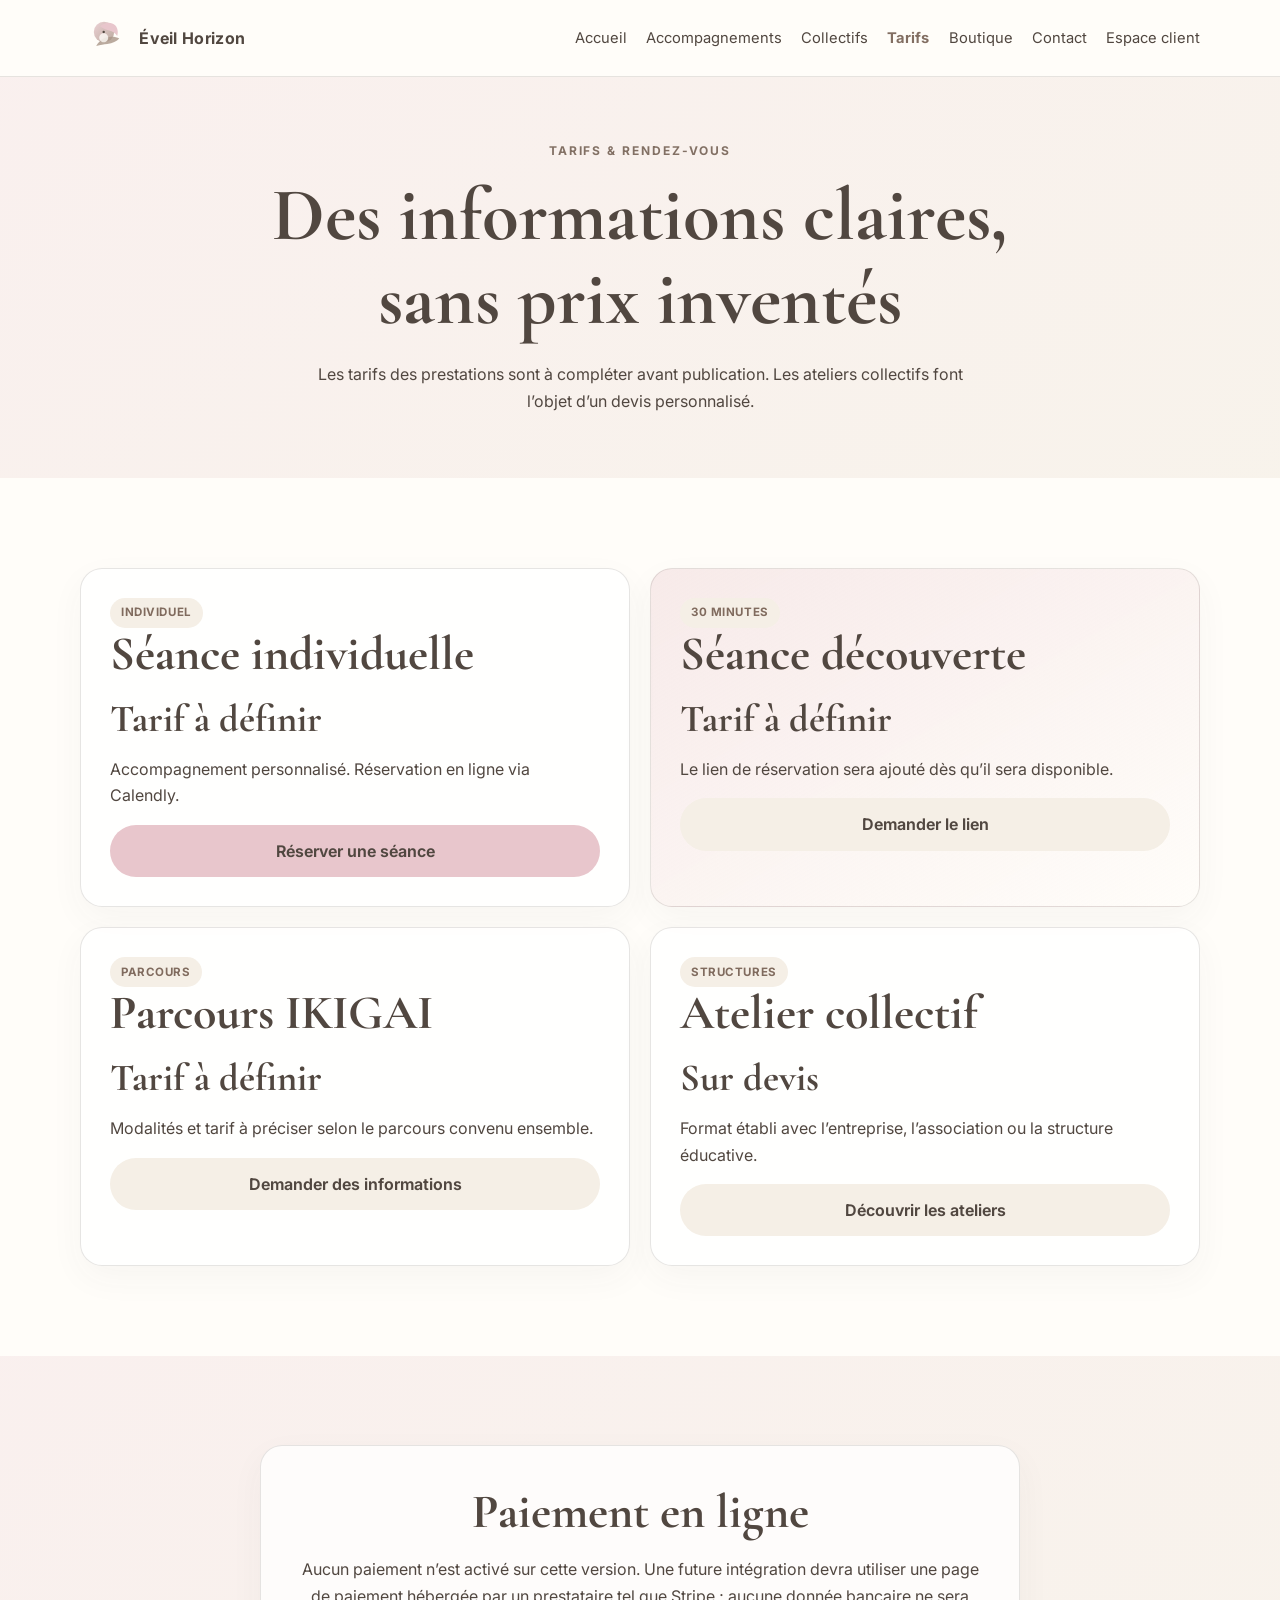
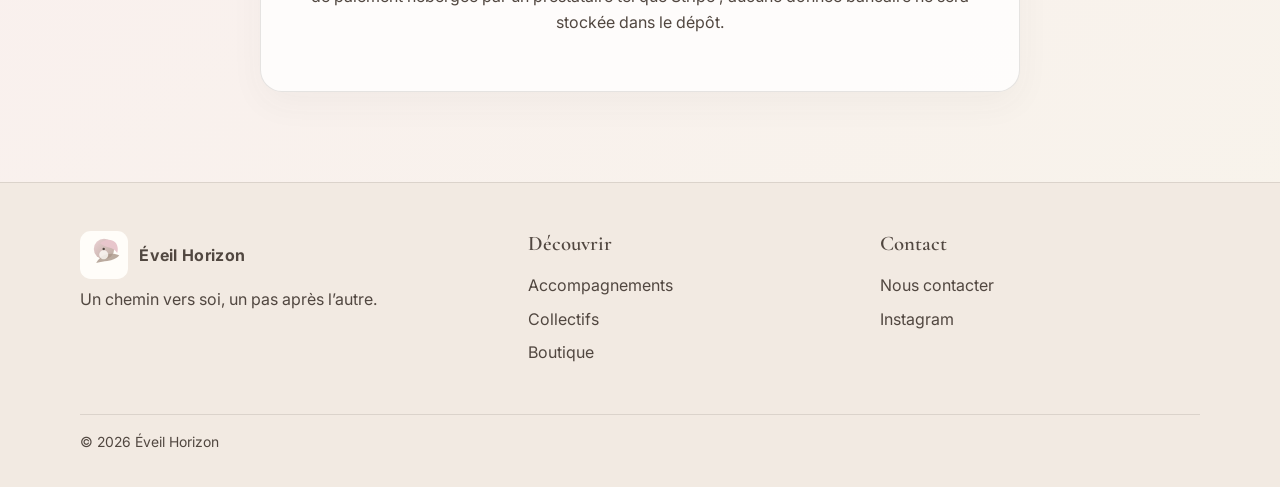
<file: tarifs.html>
<!doctype html>
<html lang="fr"><head><meta charset="utf-8"><meta name="viewport" content="width=device-width, initial-scale=1"><meta name="description" content="Tarifs indicatifs et réservation des rendez-vous Éveil Horizon."><title>Tarifs & rendez-vous | Éveil Horizon</title><link rel="preconnect" href="https://fonts.googleapis.com"><link rel="preconnect" href="https://fonts.gstatic.com" crossorigin><link href="https://fonts.googleapis.com/css2?family=Cormorant+Garamond:wght@500;600;700&family=Inter:wght@400;500;600;700&display=swap" rel="stylesheet"><link rel="stylesheet" href="style.css"></head><body>
<header class="site-header"><div class="container nav-wrap"><a href="index.html" class="brand"><img src="assets/logo.svg" alt="" class="brand-logo"><span>Éveil Horizon</span></a><button class="menu-toggle" aria-label="Ouvrir le menu" aria-expanded="false" aria-controls="main-nav"><span></span><span></span><span></span></button><nav class="main-nav" id="main-nav" aria-label="Navigation principale"><a href="index.html">Accueil</a><a href="services.html">Accompagnements</a><a href="collective.html">Collectifs</a><a href="tarifs.html" aria-current="page">Tarifs</a><a href="boutique.html">Boutique</a><a href="contact.html">Contact</a><a href="espace-client.html">Espace client</a></nav></div></header>
<main><section class="page-hero section-soft"><div class="container narrow"><p class="eyebrow">Tarifs & rendez-vous</p><h1>Des informations claires, sans prix inventés</h1><p>Les tarifs des prestations sont à compléter avant publication. Les ateliers collectifs font l’objet d’un devis personnalisé.</p></div></section><section class="section"><div class="container pricing-grid"><article class="pricing-card"><span class="pill">Individuel</span><h2>Séance individuelle</h2><p class="price">Tarif à définir</p><p>Accompagnement personnalisé. Réservation en ligne via Calendly.</p><a class="btn btn-primary full" href="https://calendly.com/r-eveilspirituel46/seance-individuelle-eveil-horizon" target="_blank" rel="noopener noreferrer">Réserver une séance</a></article><article class="pricing-card highlighted"><span class="pill">30 minutes</span><h2>Séance découverte</h2><p class="price">Tarif à définir</p><p>Le lien de réservation sera ajouté dès qu’il sera disponible.</p><a class="btn btn-secondary full" href="contact.html">Demander le lien</a></article><article class="pricing-card"><span class="pill">Parcours</span><h2>Parcours IKIGAI</h2><p class="price">Tarif à définir</p><p>Modalités et tarif à préciser selon le parcours convenu ensemble.</p><a class="btn btn-secondary full" href="contact.html">Demander des informations</a></article><article class="pricing-card"><span class="pill">Structures</span><h2>Atelier collectif</h2><p class="price">Sur devis</p><p>Format établi avec l’entreprise, l’association ou la structure éducative.</p><a class="btn btn-secondary full" href="collective.html">Découvrir les ateliers</a></article></div></section><section class="section section-soft"><div class="container narrow disclaimer-box"><h2>Paiement en ligne</h2><p>Aucun paiement n’est activé sur cette version. Une future intégration devra utiliser une page de paiement hébergée par un prestataire tel que Stripe ; aucune donnée bancaire ne sera stockée dans le dépôt.</p></div></section></main>
<footer class="site-footer"><div class="container footer-grid"><div><a href="index.html" class="brand"><img src="assets/logo.svg" alt="" class="brand-logo"><span>Éveil Horizon</span></a><p>Un chemin vers soi, un pas après l’autre.</p></div><div><h2 class="footer-title">Découvrir</h2><ul><li><a href="services.html">Accompagnements</a></li><li><a href="collective.html">Collectifs</a></li><li><a href="boutique.html">Boutique</a></li></ul></div><div><h2 class="footer-title">Contact</h2><ul><li><a href="contact.html">Nous contacter</a></li><li><a href="https://instagram.com/r.eveilspirituel" target="_blank" rel="noopener noreferrer">Instagram</a></li></ul></div></div><div class="container footer-bottom"><p>© <span data-year></span> Éveil Horizon</p></div></footer><script src="app.js" defer></script></body></html>
</file>
<file: style.css>
:root{--rose:#e8c6cc;--rose-deep:#d9a9b0;--beige:#f5efe6;--ivory:#fffdf9;--taupe:#a99587;--ink:#514740;--line:rgba(81,71,64,.14);--shadow:0 20px 55px rgba(81,71,64,.10)}
*{box-sizing:border-box}html{scroll-behavior:smooth;scroll-padding-top:6rem}body{margin:0;background:var(--ivory);color:var(--ink);font:16px/1.65 Inter,system-ui,-apple-system,"Segoe UI",sans-serif}img{max-width:100%;display:block}a{color:inherit;text-decoration:none}button,input,textarea{font:inherit}p,ul,h1,h2,h3{margin-top:0}h1,h2,h3{font-family:"Cormorant Garamond",Georgia,serif;line-height:1.12;color:var(--ink)}h1{font-size:clamp(2.6rem,6vw,4.7rem);margin-bottom:1.2rem}h2{font-size:clamp(2rem,4vw,3rem);margin-bottom:1rem}h3{font-size:1.7rem;margin-bottom:.6rem}.container{width:min(1120px,calc(100% - 2.5rem));margin-inline:auto}.narrow{max-width:760px}.section{padding:clamp(3.5rem,7vw,6rem) 0}.section-soft{background:linear-gradient(145deg,rgba(232,198,204,.24),rgba(245,239,230,.72))}.site-header{position:sticky;top:0;z-index:20;background:rgba(255,253,249,.95);backdrop-filter:blur(12px);border-bottom:1px solid var(--line)}.nav-wrap{min-height:76px;display:flex;align-items:center;justify-content:space-between;gap:1rem}.brand{display:inline-flex;align-items:center;gap:.7rem;font-weight:700;letter-spacing:.02em}.brand-logo{width:48px;height:48px}.main-nav{display:flex;align-items:center;gap:clamp(.65rem,1.5vw,1.25rem)}.main-nav a{font-size:.92rem;padding:.45rem 0}.main-nav a:hover,.main-nav a[aria-current=page]{color:#826e62}.main-nav a[aria-current=page]{font-weight:700}.menu-toggle{display:none;width:44px;height:44px;border:1px solid var(--line);border-radius:13px;background:var(--ivory);padding:10px;cursor:pointer}.menu-toggle span{display:block;height:2px;background:var(--ink);margin:5px 0;border-radius:4px}.hero{padding:clamp(3rem,7vw,6rem) 0}.hero-grid,.split-block,.two-col,.contact-layout{display:grid;grid-template-columns:1.1fr .9fr;gap:clamp(2rem,5vw,4.5rem);align-items:center}.lead{font-size:1.1rem;max-width:660px}.eyebrow{text-transform:uppercase;letter-spacing:.16em;color:#827064;font-size:.75rem;font-weight:700;margin-bottom:.8rem}.cta-row{display:flex;gap:.75rem;flex-wrap:wrap;margin-top:1.5rem}.btn{display:inline-flex;min-height:46px;align-items:center;justify-content:center;padding:.75rem 1.25rem;border:1px solid transparent;border-radius:999px;font-weight:650;cursor:pointer;transition:transform .18s ease,box-shadow .18s ease,background .18s ease}.btn:hover{transform:translateY(-2px);box-shadow:0 10px 24px rgba(81,71,64,.12)}.btn-primary{background:var(--rose);color:var(--ink)}.btn-secondary{background:var(--beige);color:var(--ink)}.btn-light{background:#fff;border-color:var(--line)}.full{width:100%}.hero-art{min-height:380px;position:relative;overflow:hidden;border:1px solid rgba(169,149,135,.25);border-radius:2rem;background:linear-gradient(155deg,#fbf3ee,#f4e3e1 60%,#e7d2c4);box-shadow:var(--shadow)}.sun{position:absolute;width:min(55vw,250px);aspect-ratio:1;border-radius:50%;background:radial-gradient(circle at 35% 35%,#fff5dc,#e8c6cc 72%);top:12%;right:12%;box-shadow:0 0 75px rgba(255,253,249,.8)}.horizon-line{position:absolute;left:-10%;right:-10%;height:50%;bottom:-8%;border-radius:50% 50% 0 0;background:linear-gradient(160deg,#c7a99a,#f5efe6);transform:rotate(-5deg)}.art-caption{position:absolute;left:1.5rem;bottom:1.4rem;padding:.65rem 1rem;border-radius:999px;background:rgba(255,253,249,.8);font-size:.85rem;letter-spacing:.04em}.section-heading{max-width:720px;margin:0 auto 2.2rem}.center{text-align:center}.three-col,.service-list,.service-grid,.pricing-grid,.product-grid{display:grid;gap:1.25rem}.three-col{grid-template-columns:repeat(3,minmax(0,1fr))}.service-list{grid-template-columns:repeat(3,minmax(0,1fr))}.service-grid,.pricing-grid,.product-grid{grid-template-columns:repeat(2,minmax(0,1fr))}.info-card,.service-item,.detail-card,.pricing-card,.product-card,.contact-panel,.social-panel,.mini-panel,.disclaimer-box{border:1px solid var(--line);border-radius:22px;background:rgba(255,255,255,.78);box-shadow:0 12px 35px rgba(81,71,64,.045)}.info-card,.service-item,.detail-card,.pricing-card,.product-card,.contact-panel,.social-panel{padding:clamp(1.25rem,3vw,1.8rem)}.icon{display:grid;place-items:center;width:42px;height:42px;margin-bottom:1rem;border-radius:50%;background:var(--beige);color:#846f62;font-size:1.2rem}.service-item{transition:transform .2s,border-color .2s}.service-item:hover{transform:translateY(-3px);border-color:var(--taupe)}.text-link{color:#806b5e;font-weight:700}.mini-panel{padding:clamp(1.5rem,4vw,2.4rem);background:linear-gradient(145deg,rgba(232,198,204,.6),rgba(245,239,230,.9))}.mini-panel strong{display:block;font:600 clamp(1.8rem,4vw,2.6rem)/1.1 "Cormorant Garamond",Georgia,serif;margin:.5rem 0 1.4rem}.page-hero{padding:4rem 0 3rem;text-align:center}.page-hero p{max-width:690px;margin-inline:auto}.pill{display:inline-block;padding:.35rem .7rem;border-radius:999px;background:var(--beige);color:#806b5e;font-size:.72rem;font-weight:700;letter-spacing:.05em;text-transform:uppercase}.detail-card ul{padding-left:1.2rem;display:grid;gap:.45rem}.check-list{list-style:none;padding:0;display:grid;gap:.65rem}.check-list li:before{content:"✓";color:#8e7768;font-weight:700;margin-right:.65rem}.disclaimer-box{padding:clamp(1.5rem,4vw,2.5rem);text-align:center}.price{font:700 clamp(1.8rem,3vw,2.5rem)/1.1 "Cormorant Garamond",Georgia,serif;margin:1rem 0}.highlighted{background:linear-gradient(150deg,rgba(232,198,204,.35),#fffdf9)}.contact-layout{align-items:start}.styled-form{display:grid;gap:.65rem}.styled-form label{font-weight:600}.styled-form input:not([type=checkbox]),.styled-form textarea{width:100%;border:1px solid rgba(169,149,135,.5);border-radius:12px;padding:.8rem .9rem;background:#fffdf9;color:var(--ink)}.styled-form input:focus,.styled-form textarea:focus{outline:3px solid rgba(232,198,204,.55);border-color:#a99587}.styled-form textarea{resize:vertical}.consent{display:flex;align-items:flex-start;gap:.65rem;font-size:.9rem;font-weight:400!important;margin:.5rem 0}.consent input{margin-top:.35rem}.form-note{font-size:.88rem;color:#6b5c53}.social-list{list-style:none;padding:0;display:grid;gap:.9rem}.visually-hidden{position:absolute!important;width:1px;height:1px;padding:0;margin:-1px;overflow:hidden;clip:rect(0,0,0,0);white-space:nowrap;border:0}.site-footer{background:#f2eae2;border-top:1px solid var(--line);padding:3rem 0 1.2rem}.footer-grid{display:grid;grid-template-columns:1.3fr 1fr 1fr;gap:2rem}.footer-title{font:600 1.3rem "Cormorant Garamond",Georgia,serif}.site-footer ul{list-style:none;padding:0;display:grid;gap:.45rem}.footer-bottom{display:flex;justify-content:space-between;gap:1rem;border-top:1px solid var(--line);padding-top:1rem;margin-top:2rem;font-size:.87rem}.btn:focus-visible,a:focus-visible,.menu-toggle:focus-visible{outline:3px solid #9b7d70;outline-offset:3px}@media(max-width:920px){.main-nav{gap:.65rem}.main-nav a{font-size:.84rem}.hero-grid,.split-block,.two-col,.contact-layout{grid-template-columns:1fr}.hero-art{min-height:330px}.three-col{grid-template-columns:repeat(2,minmax(0,1fr))}.service-list{grid-template-columns:repeat(2,minmax(0,1fr))}}@media(max-width:700px){.nav-wrap{min-height:68px}.brand-logo{width:42px;height:42px}.menu-toggle{display:block}.main-nav{display:none;position:absolute;top:calc(100% + 1px);left:1rem;right:1rem;flex-direction:column;align-items:stretch;gap:0;padding:.65rem 1rem;background:var(--ivory);border:1px solid var(--line);border-radius:0 0 18px 18px;box-shadow:var(--shadow)}.main-nav.open{display:flex}.main-nav a{padding:.68rem .25rem;font-size:1rem;border-bottom:1px solid rgba(81,71,64,.07)}.main-nav a:last-child{border-bottom:0}.section{padding:3.4rem 0}.hero{padding:3rem 0}.hero-art{min-height:280px}.three-col,.service-list,.service-grid,.pricing-grid,.product-grid{grid-template-columns:1fr}.page-hero{padding:3rem 0 2rem}.footer-grid{grid-template-columns:1fr 1fr}.footer-grid>div:first-child{grid-column:1/-1}.footer-bottom{flex-direction:column;text-align:center}.cta-row .btn{width:100%}}@media(prefers-reduced-motion:reduce){*,*::before,*::after{scroll-behavior:auto!important;transition:none!important;animation:none!important}}
</file>
